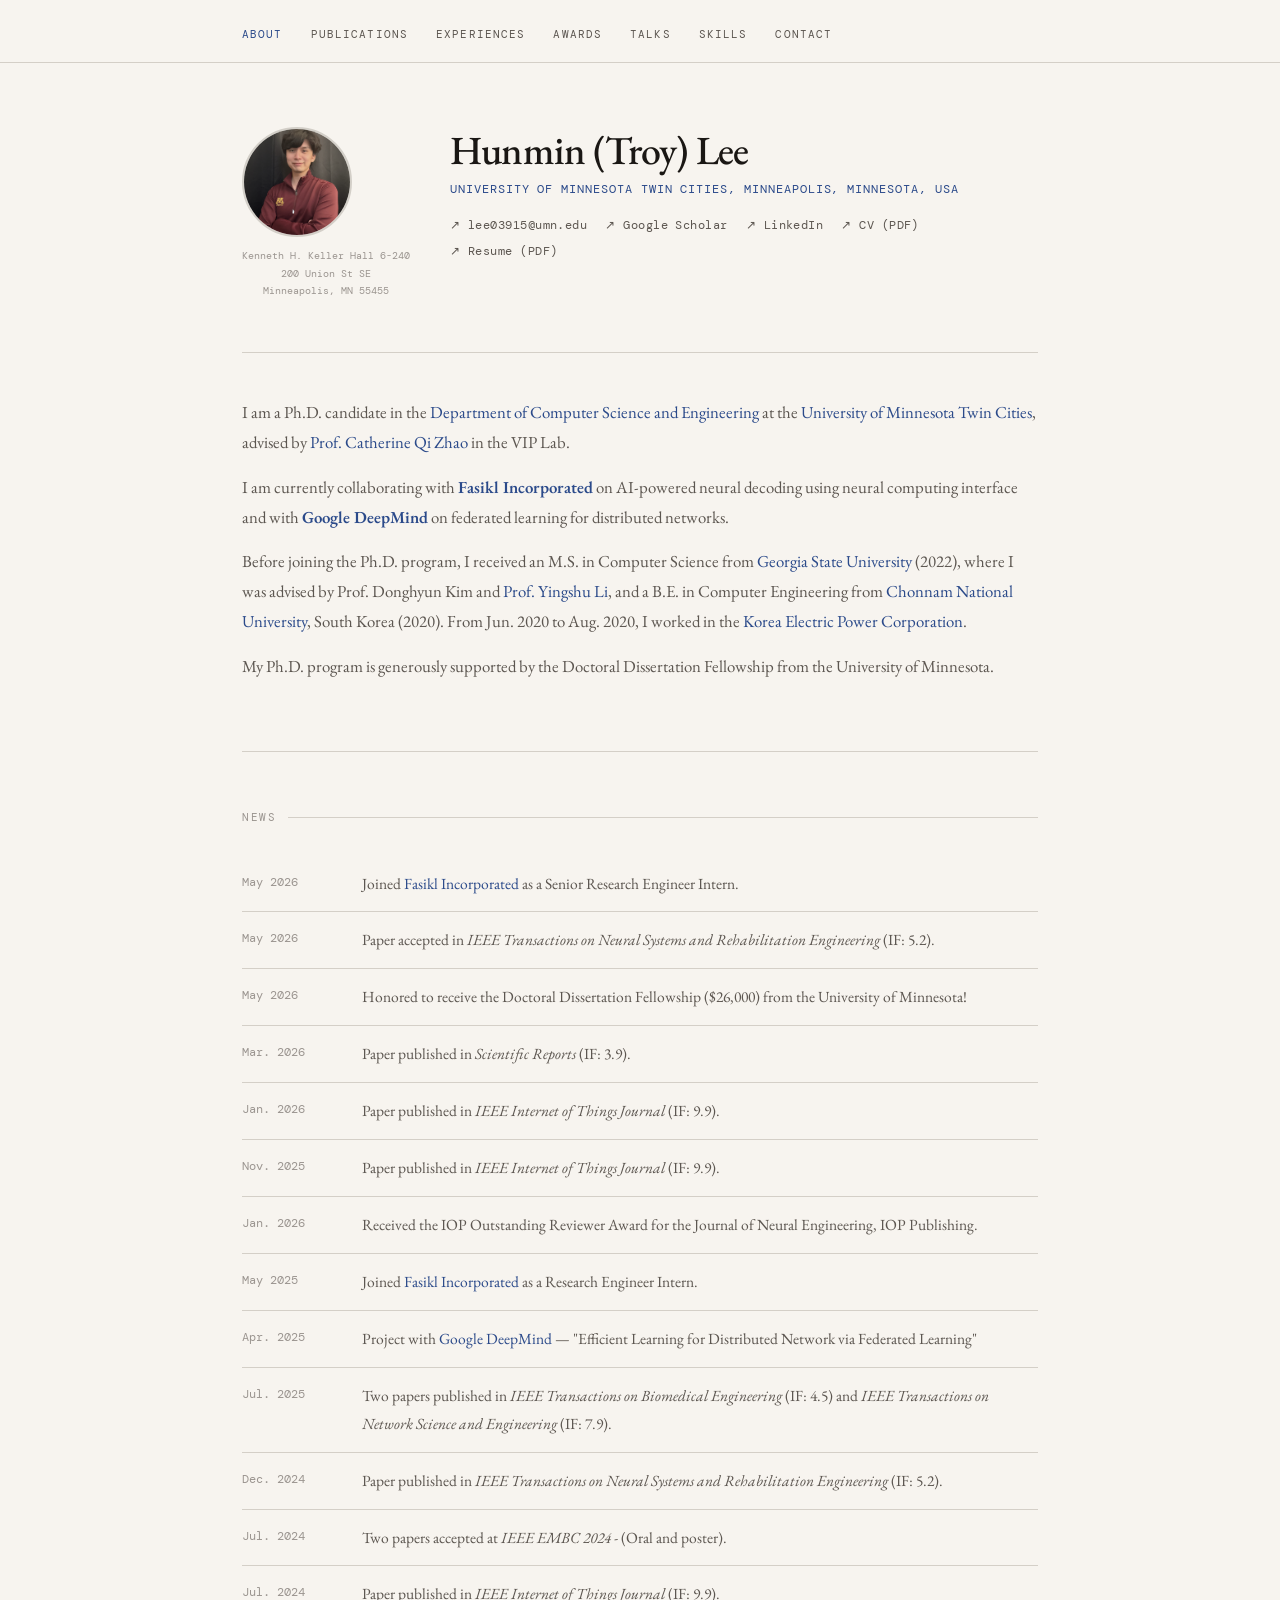
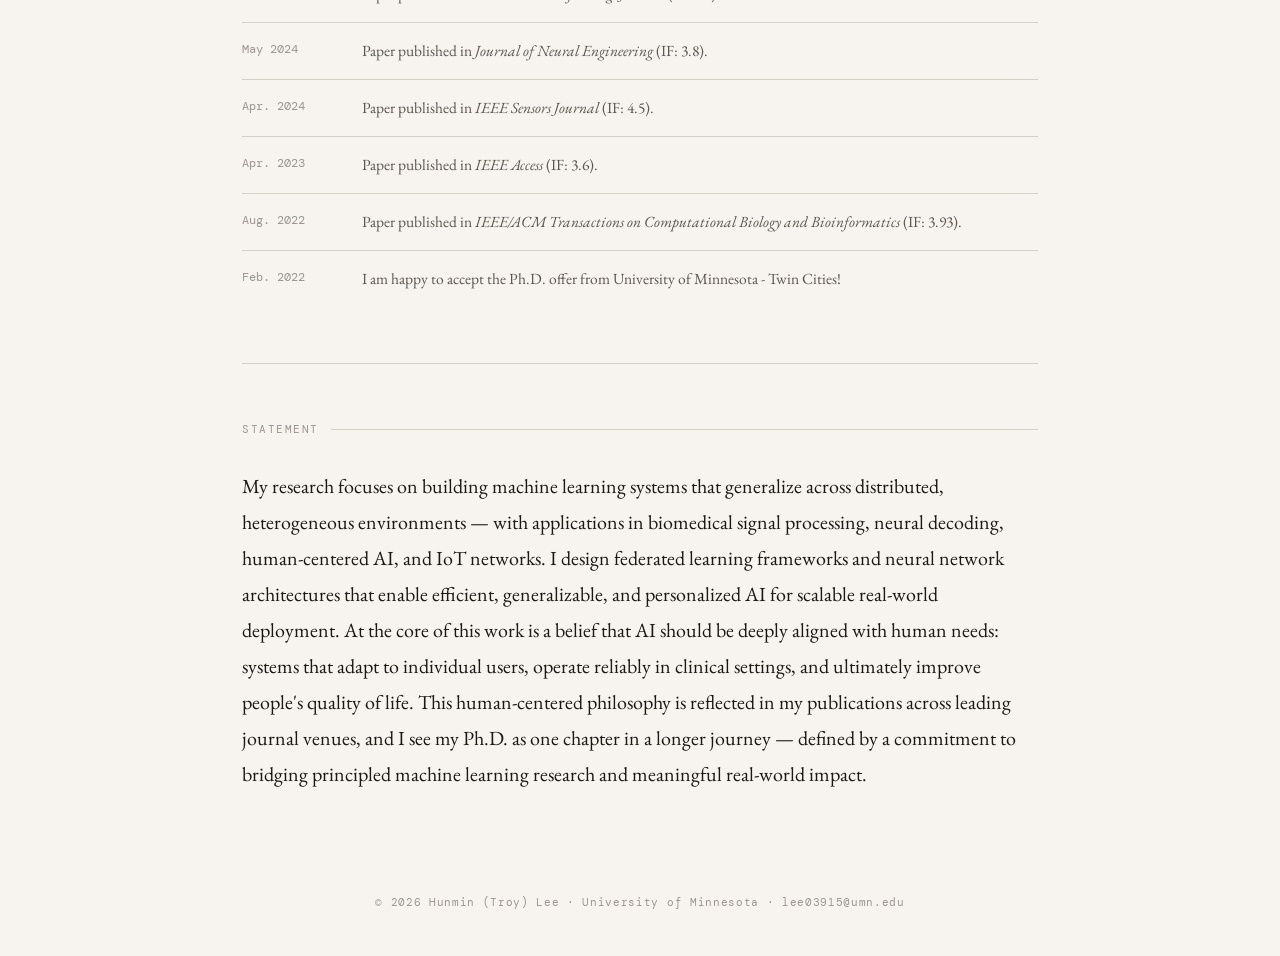
<file: index.html>
<!DOCTYPE html>
<html lang="en">
<head>
  <meta charset="UTF-8"/>
  <meta name="viewport" content="width=device-width, initial-scale=1.0"/>
  <title>Hunmin (Troy) Lee</title>
  <script async src="https://www.googletagmanager.com/gtag/js?id=G-WH4XTVH4Y7"></script>
  <script>window.dataLayer=window.dataLayer||[];function gtag(){dataLayer.push(arguments);}gtag('js',new Date());gtag('config','G-WH4XTVH4Y7');</script>
  <link rel="preconnect" href="https://fonts.googleapis.com">
  <link href="https://fonts.googleapis.com/css2?family=EB+Garamond:ital,wght@0,400;0,500;0,600;1,400&family=DM+Mono:wght@300;400;500&display=swap" rel="stylesheet">
  <link rel="stylesheet" href="style.css">
</head>
<body>

<nav>
  <div class="page-wrap">
    <ul>
      <li><a href="index.html" class="active">About</a></li>
      <li><a href="publications.html">Publications</a></li>
      <li><a href="cv.html">Experiences</a></li>
      <li><a href="awards.html">Awards</a></li>
      <li><a href="talks.html">Talks</a></li>
      <li><a href="skills.html">Skills</a></li>
      <li><a href="contact.html">Contact</a></li>
      <!-- <li><a href="https://github.com/Hunminlee" target="_blank">GitHub ↗</a></li> -->
    </ul>
  </div>
</nav>

<div class="page-wrap">

  <header>
    <div class="header-inner">
      <div class="avatar-wrap">
        <!--
          PHOTO: Upload your photo as prof_pic.jpg to the same folder,
          then replace the src below with: src="prof_pic.jpg"
        -->
        <img class="avatar" src="photo.jpg" alt="Hunmin Lee">
        <div class="avatar-info">
          <p>Kenneth H. Keller Hall 6-240</p>
          <p>200 Union St SE</p>
          <p>Minneapolis, MN 55455</p>
        </div>
      </div>
      <div class="header-text">
        <h1>Hunmin (Troy) Lee</h1>
        <!-- <p style="font-size: 1.1rem; color: var(--ink-muted); margin-top: 4px; letter-spacing: 0.02em;">이훈민</p> -->
        <p class="role">University of Minnesota Twin Cities, Minneapolis, Minnesota, USA</p>
        <div class="contact-links">
          <a href="mailto:lee03915@umn.edu">lee03915@umn.edu</a>
          <!-- <a href="tel:+13329104160">+1 332-910-4160</a> -->
          <!-- <a href="https://github.com/Hunminlee" target="_blank">GitHub</a> -->
          <a href="https://scholar.google.co.kr/citations?user=B4dLuj4AAAAJ&hl=en" target="_blank">Google Scholar</a>
          <a href="https://linkedin.com" target="_blank">LinkedIn</a>
          <a href="assets/CV.pdf" target="_blank">CV (PDF)</a>
          <a href="assets/RESUME.pdf" target="_blank">Resume (PDF)</a>
        </div>
      </div>
    </div>
  </header>

  <section id="about" style="animation-delay:.1s">
    <div class="about-text">
      <p>I am a Ph.D. candidate in the <a href="https://cse.umn.edu/cs" target="_blank">Department of Computer Science and Engineering</a> at the <a href="https://twin-cities.umn.edu/" target="_blank">University of Minnesota Twin Cities</a>, advised by <a href="https://www-users.cse.umn.edu/~qzhao/" target="_blank">Prof. Catherine Qi Zhao</a> in the VIP Lab.</p>

      <p>I am currently collaborating with <a href="https://www.fasikl.com" target="_blank"><strong>Fasikl Incorporated</strong></a> on AI-powered neural decoding using neural computing interface and with <a href="https://deepmind.google/" target="_blank" rel="noopener noreferrer"><strong>Google DeepMind</strong></a> on federated learning for distributed networks.</p>

      <p>Before joining the Ph.D. program, I received an M.S. in Computer Science from <a href="https://www.gsu.edu/" target="_blank">Georgia State University</a> (2022), where I was advised by Prof. Donghyun Kim and <a href="https://li.csgsu.org/" target="_blank"> Prof. Yingshu Li</a>, and a B.E. in Computer Engineering from <a href="https://www.jnu.ac.kr/" target="_blank">Chonnam National University</a>, South Korea (2020). From Jun. 2020 to Aug. 2020, I worked in the <a href="https://www.kepco.co.kr/eng/index.do" target="_blank">Korea Electric Power Corporation</a>.</p>

      <!-- <p>My research focuses on building machine learning systems that generalize across distributed, heterogeneous environments — with applications in biomedical signal processing, neural decoding, human-centered AI, and IoT networks. I design federated learning frameworks and neural network architectures that enable efficient, generalizable, and personalized AI for scalable real-world deployment. At the core of this work is a belief that AI should be deeply aligned with human needs: systems that adapt to individual users, operate reliably in clinical settings, and ultimately improve people's quality of life. This human-centered philosophy is reflected in my publications across leading journal venues, and I see my Ph.D. as one chapter in a longer journey — defined by a commitment to bridging principled machine learning research and meaningful real-world impact.</p> -->
      <!--  <p>My overarching goal is to build AI systems that are not only technically robust but also deeply aligned with human needs: systems that can adapt to individual users, operate reliably in real-world settings, and ultimately improve people's quality of life. This human-centered philosophy drives my work across federated learning, neural network models, and biosignal processing, and is reflected in my publications across leading journal venues. I see my Ph.D. as one chapter in a longer journey, one defined by a commitment to bridging the gap between principled machine learning research and meaningful real-world impact!</p> -->

      <p>My Ph.D. program is generously supported by the Doctoral Dissertation Fellowship from the University of Minnesota.</p>
    </div>
  </section>

  <section id="news" style="animation-delay:.2s">
    <div class="section-label">News</div>
    <div class="news-list">
      <div class="news-item">
        <span class="news-date">May 2026</span>
        <span class="news-text">Joined <a href="https://www.fasikl.com" target="_blank" rel="noopener noreferrer"> Fasikl Incorporated </a> as a Senior Research Engineer Intern.</span>
      </div>
      <div class="news-item">
        <span class="news-date">May 2026</span>
        <span class="news-text">Paper accepted in <em>IEEE Transactions on Neural Systems and Rehabilitation Engineering</em> (IF: 5.2).</span>
      </div>
      <div class="news-item">
        <span class="news-date">May 2026</span>
        <span class="news-text">Honored to receive the Doctoral Dissertation Fellowship ($26,000) from the University of Minnesota!</span>
      </div>
      <div class="news-item">
        <span class="news-date">Mar. 2026</span>
        <span class="news-text">Paper published in <em>Scientific Reports</em> (IF: 3.9).</span>
      </div>
      <div class="news-item">
        <span class="news-date">Jan. 2026</span>
        <span class="news-text">Paper published in <em>IEEE Internet of Things Journal</em> (IF: 9.9).</span>
      </div>
      <div class="news-item">
        <span class="news-date">Nov. 2025</span>
        <span class="news-text">Paper published in <em>IEEE Internet of Things Journal</em> (IF: 9.9).</span>
      </div>
      <div class="news-item">
        <span class="news-date">Jan. 2026</span>
        <span class="news-text">Received the IOP Outstanding Reviewer Award for the Journal of Neural Engineering, IOP Publishing.</span>
      </div>
      <div class="news-item">
        <span class="news-date">May 2025</span>
        <span class="news-text">Joined <a href="https://www.fasikl.com" target="_blank" rel="noopener noreferrer"> Fasikl Incorporated </a> as a Research Engineer Intern.</span>
      </div>
      <div class="news-item">
        <span class="news-date">Apr. 2025</span>
        <span class="news-text">Project with 
          <a href="https://deepmind.google/" target="_blank" rel="noopener noreferrer"> Google DeepMind</a> — "Efficient Learning for Distributed Network via Federated Learning" 
          <!-- (collaborator: Ms. Lucy Wang). -->
        </span>
      </div>
      <div class="news-item">
        <span class="news-date">Jul. 2025</span>
        <span class="news-text">Two papers published in <em>IEEE Transactions on Biomedical Engineering</em> (IF: 4.5) and <em>IEEE Transactions on Network Science and Engineering</em> (IF: 7.9).</span>
      </div>
      <div class="news-item">
        <span class="news-date">Dec. 2024</span>
        <span class="news-text">Paper published in <em>IEEE Transactions on Neural Systems and Rehabilitation Engineering</em> (IF: 5.2).</span>
      </div>
      <div class="news-item">
        <span class="news-date">Jul. 2024</span>
        <span class="news-text">Two papers accepted at <em>IEEE EMBC 2024</em> - (Oral and poster).</span>
      </div>
      <div class="news-item">
        <span class="news-date">Jul. 2024</span>
        <span class="news-text">Paper published in <em>IEEE Internet of Things Journal</em> (IF: 9.9).</span>
      </div>
      <div class="news-item">
        <span class="news-date">May 2024</span>
        <span class="news-text">Paper published in <em>Journal of Neural Engineering</em> (IF: 3.8).</span>
      </div>      
      <div class="news-item">
        <span class="news-date">Apr. 2024</span>
        <span class="news-text">Paper published in <em>IEEE Sensors Journal</em> (IF: 4.5).</span>
      </div>
      <div class="news-item">
        <span class="news-date">Apr. 2023</span>
        <span class="news-text">Paper published in <em>IEEE Access</em> (IF: 3.6).</span>
      </div>
      <div class="news-item">
        <span class="news-date">Aug. 2022</span>
        <span class="news-text">Paper published in <em>IEEE/ACM Transactions on Computational Biology and Bioinformatics</em> (IF: 3.93).</span>
      </div>
      <div class="news-item">
        <span class="news-date">Feb. 2022</span>
        <span class="news-text">I am happy to accept the Ph.D. offer from University of Minnesota - Twin Cities!</span>
      </div>
    </div>
    
  </section>
    <section id="Statement" style="animation-delay:.1s">
    <div class="section-label">Statement</div>
      <div class="Statement-text">
      <p>My research focuses on building machine learning systems that generalize across distributed, heterogeneous environments — with applications in biomedical signal processing, neural decoding, human-centered AI, and IoT networks. I design federated learning frameworks and neural network architectures that enable efficient, generalizable, and personalized AI for scalable real-world deployment. At the core of this work is a belief that AI should be deeply aligned with human needs: systems that adapt to individual users, operate reliably in clinical settings, and ultimately improve people's quality of life. This human-centered philosophy is reflected in my publications across leading journal venues, and I see my Ph.D. as one chapter in a longer journey — defined by a commitment to bridging principled machine learning research and meaningful real-world impact.</p>
      <!--  <p>My overarching goal is to build AI systems that are not only technically robust but also deeply aligned with human needs: systems that can adapt to individual users, operate reliably in real-world settings, and ultimately improve people's quality of life. This human-centered philosophy drives my work across federated learning, neural network models, and biosignal processing, and is reflected in my publications across leading journal venues. I see my Ph.D. as one chapter in a longer journey, one defined by a commitment to bridging the gap between principled machine learning research and meaningful real-world impact!</p> -->
    </div>
  </section>
  
  <footer>
    <p>© 2026 Hunmin (Troy) Lee · University of Minnesota · <a href="mailto:lee03915@umn.edu">lee03915@umn.edu</a></p>
  </footer>

</div>

<script>
  const sections = document.querySelectorAll('section');
  const obs = new IntersectionObserver(entries => {
    entries.forEach(e => { if (e.isIntersecting) e.target.classList.add('visible'); });
  }, { threshold: 0.05 });
  sections.forEach(s => obs.observe(s));
</script>
</body>
</html>
</file>
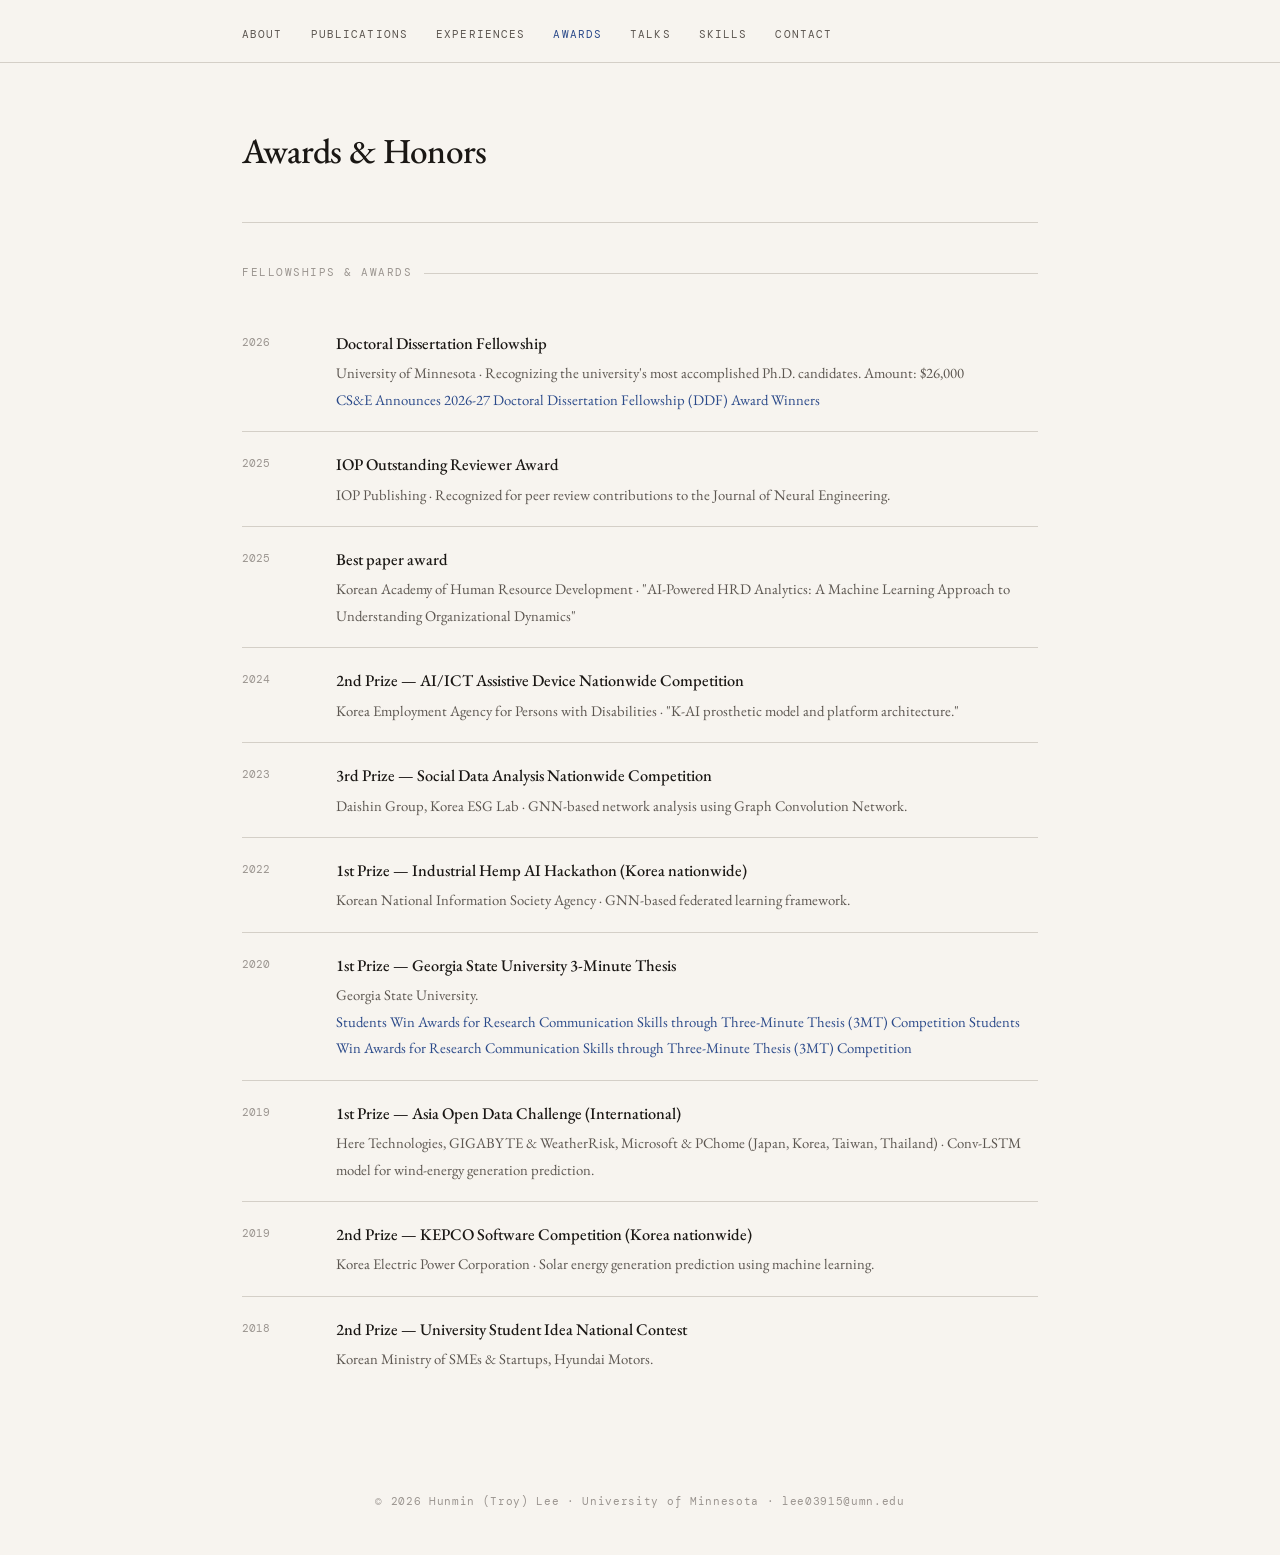
<file: awards.html>
<!DOCTYPE html>
<html lang="en">
<head>
  <meta charset="UTF-8"/>
  <meta name="viewport" content="width=device-width, initial-scale=1.0"/>
  <title>Awards — Hunmin (Troy) Lee</title>
  <script async src="https://www.googletagmanager.com/gtag/js?id=G-WH4XTVH4Y7"></script>
  <script>window.dataLayer=window.dataLayer||[];function gtag(){dataLayer.push(arguments);}gtag('js',new Date());gtag('config','G-WH4XTVH4Y7');</script>
  <link rel="preconnect" href="https://fonts.googleapis.com">
  <link href="https://fonts.googleapis.com/css2?family=EB+Garamond:ital,wght@0,400;0,500;0,600;1,400&family=DM+Mono:wght@300;400;500&display=swap" rel="stylesheet">
  <link rel="stylesheet" href="style.css">
</head>
<body>

<nav>
  <div class="page-wrap">
    <ul>
      <li><a href="index.html">About</a></li>
      <li><a href="publications.html">Publications</a></li>
      <li><a href="cv.html">Experiences</a></li>
      <li><a href="awards.html" class="active">Awards</a></li>
      <li><a href="talks.html">Talks</a></li>
      <li><a href="skills.html">Skills</a></li>
      <li><a href="contact.html">Contact</a></li>
      <!-- <li><a href="https://github.com/Hunminlee" target="_blank">GitHub ↗</a></li> -->
    </ul>
  </div>
</nav>

<div class="page-wrap">
  <div class="page-title"><h1>Awards &amp; Honors</h1></div>

  <section style="animation-delay:.1s;padding-top:40px;">
    <div class="section-label">Fellowships &amp; Awards</div>
    <div>
      <div class="award-item">
        <div class="award-year">2026</div>
        <div class="award-content">
          <h4>Doctoral Dissertation Fellowship</h4>
          <p>University of Minnesota · Recognizing the university's most accomplished Ph.D. candidates. Amount: $26,000</p>
          <p> <a href="https://cse.umn.edu/cs/news/cse-announces-2026-27-doctoral-dissertation-fellowship-ddf-award-winners" target="_blank">CS&E Announces 2026-27 Doctoral Dissertation Fellowship (DDF) Award Winners</a></p>
        </div>
      </div>
      <div class="award-item">
        <div class="award-year">2025</div>
        <div class="award-content">
          <h4>IOP Outstanding Reviewer Award</h4>
          <p>IOP Publishing · Recognized for peer review contributions to the Journal of Neural Engineering.</p>
        </div>
      </div>
      <div class="award-item">
        <div class="award-year">2025</div>
        <div class="award-content">
          <h4>Best paper award</h4>
          <p>Korean Academy of Human Resource Development · "AI-Powered HRD Analytics: A Machine Learning Approach to Understanding Organizational Dynamics"</p>
        </div>
      </div>
      <div class="award-item">
        <div class="award-year">2024</div>
        <div class="award-content">
          <h4>2nd Prize — AI/ICT Assistive Device Nationwide Competition</h4>
          <p>Korea Employment Agency for Persons with Disabilities · "K-AI prosthetic model and platform architecture."</p>
        </div>
      </div>
      <div class="award-item">
        <div class="award-year">2023</div>
        <div class="award-content">
          <h4>3rd Prize — Social Data Analysis Nationwide Competition</h4>
          <p>Daishin Group, Korea ESG Lab · GNN-based network analysis using Graph Convolution Network.</p>
        </div>
      </div>
      <div class="award-item">
        <div class="award-year">2022</div>
        <div class="award-content">
          <h4>1st Prize — Industrial Hemp AI Hackathon (Korea nationwide)</h4>
          <p>Korean National Information Society Agency · GNN-based federated learning framework.</p>
        </div>
      </div>
      <div class="award-item">
        <div class="award-year">2020</div>
        <div class="award-content">
          <h4>1st Prize — Georgia State University 3-Minute Thesis</h4>
          <p>Georgia State University.</p>
          <p> <a href="https://news.gsu.edu/2021/03/30/students-win-awards-for-research-communication-skills-through-three-minute-thesis-3mt-competition/#:~:text=Students%20Win%20Awards%20for%20Research,%2C%20University%20Research%20%2D%20Education%20&%20Leadership" target="_blank">Students Win Awards for Research Communication Skills through Three-Minute Thesis (3MT) Competition
Students Win Awards for Research Communication Skills through Three-Minute Thesis (3MT) Competition</a></p>
        </div>
      </div>
      <div class="award-item">
        <div class="award-year">2019</div>
        <div class="award-content">
          <h4>1st Prize — Asia Open Data Challenge (International)</h4>
          <p>Here Technologies, GIGABYTE & WeatherRisk, Microsoft & PChome (Japan, Korea, Taiwan, Thailand) · Conv-LSTM model for wind-energy generation prediction.</p>
        </div>
      </div>
      <div class="award-item">
        <div class="award-year">2019</div>
        <div class="award-content">
          <h4>2nd Prize — KEPCO Software Competition (Korea nationwide)</h4>
          <p>Korea Electric Power Corporation · Solar energy generation prediction using machine learning.</p>
        </div>
      </div>
      <div class="award-item">
        <div class="award-year">2018</div>
        <div class="award-content">
          <h4>2nd Prize — University Student Idea National Contest</h4>
          <p>Korean Ministry of SMEs &amp; Startups, Hyundai Motors.</p>
        </div>
      </div>
    </div>
  </section>

  <footer>
    <p>© 2026 Hunmin (Troy) Lee · University of Minnesota · <a href="mailto:lee03915@umn.edu">lee03915@umn.edu</a></p>
  </footer>
</div>
<script>
  const sections = document.querySelectorAll('section');
  const obs = new IntersectionObserver(entries => {
    entries.forEach(e => { if (e.isIntersecting) e.target.classList.add('visible'); });
  }, { threshold: 0.05 });
  sections.forEach(s => obs.observe(s));
</script>
</body>
</html>
</file>
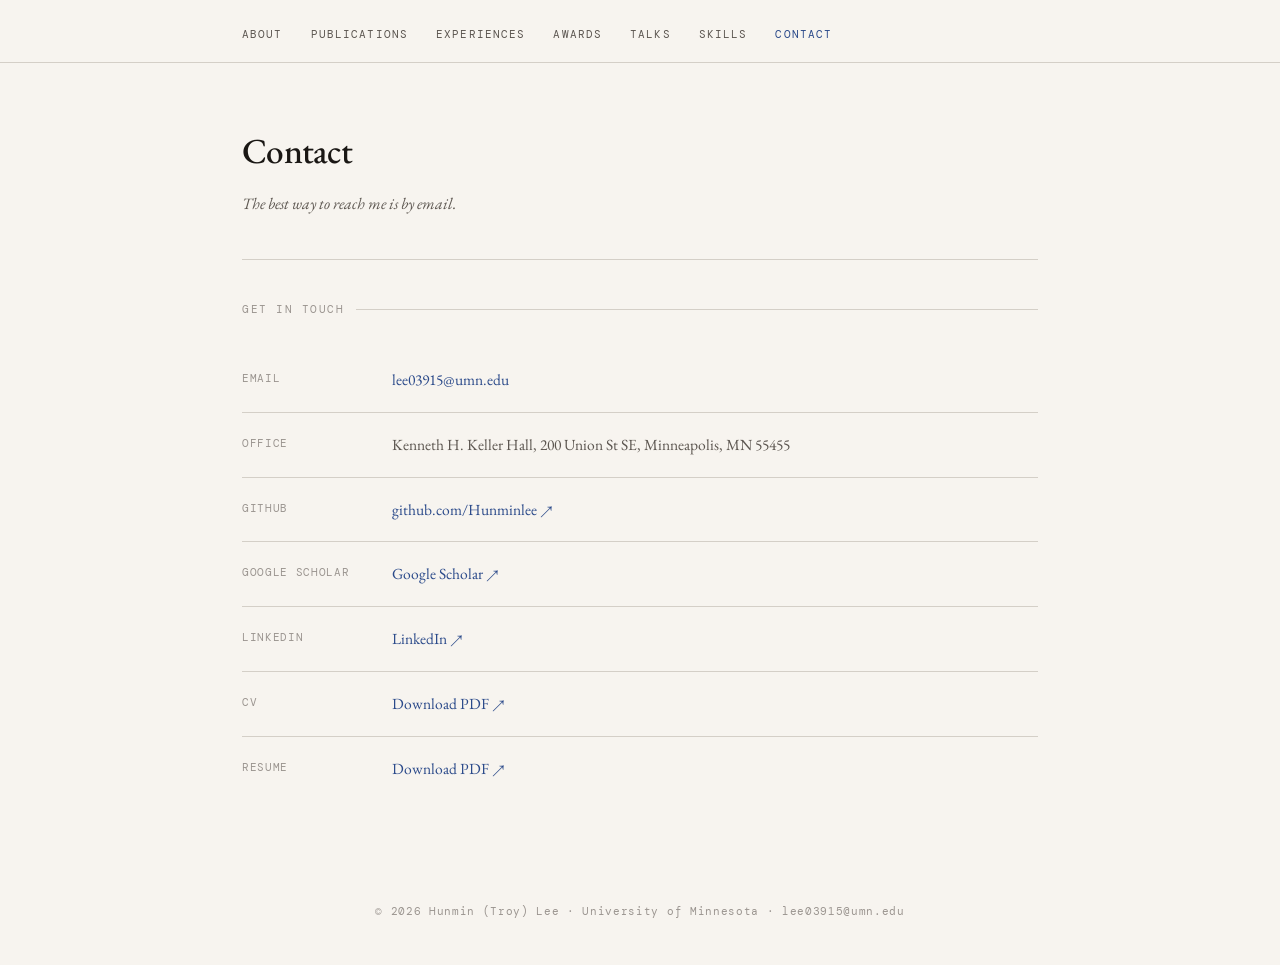
<file: contact.html>
<!DOCTYPE html>
<html lang="en">
<head>
  <meta charset="UTF-8"/>
  <meta name="viewport" content="width=device-width, initial-scale=1.0"/>
  <title>Contact — Hunmin (Troy) Lee</title>
  <script async src="https://www.googletagmanager.com/gtag/js?id=G-WH4XTVH4Y7"></script>
  <script>window.dataLayer=window.dataLayer||[];function gtag(){dataLayer.push(arguments);}gtag('js',new Date());gtag('config','G-WH4XTVH4Y7');</script>
  <link rel="preconnect" href="https://fonts.googleapis.com">
  <link href="https://fonts.googleapis.com/css2?family=EB+Garamond:ital,wght@0,400;0,500;0,600;1,400&family=DM+Mono:wght@300;400;500&display=swap" rel="stylesheet">
  <link rel="stylesheet" href="style.css">
</head>
<body>

<nav>
  <div class="page-wrap">
    <ul>
      <li><a href="index.html">About</a></li>
      <li><a href="publications.html">Publications</a></li>
      <li><a href="cv.html">Experiences</a></li>
      <li><a href="awards.html">Awards</a></li>
      <li><a href="talks.html">Talks</a></li>
      <li><a href="skills.html">Skills</a></li>
      <li><a href="contact.html" class="active">Contact</a></li>
      <!-- <li><a href="https://github.com/Hunminlee" target="_blank">GitHub ↗</a></li> -->
    </ul>
  </div>
</nav>

<div class="page-wrap">
  <div class="page-title">
    <h1>Contact</h1>
    <p>The best way to reach me is by email.</p>
  </div>

  <section style="animation-delay:.1s;padding-top:40px;">
    <div class="section-label">Get in touch</div>
    <div>
      <div class="contact-row">
        <div class="contact-label">Email</div>
        <div class="contact-value"><a href="mailto:lee03915@umn.edu">lee03915@umn.edu</a></div>
      </div>
      <div class="contact-row">
        <div class="contact-label">Office</div>
        <div class="contact-value">Kenneth H. Keller Hall, 200 Union St SE, Minneapolis, MN 55455</div>
      </div>
      <div class="contact-row">
        <div class="contact-label">GitHub</div>
        <div class="contact-value"><a href="https://github.com/Hunminlee" target="_blank">github.com/Hunminlee ↗</a></div>
      </div>
      <div class="contact-row">
        <div class="contact-label">Google Scholar</div>
        <div class="contact-value"><a href="https://scholar.google.com/citations?user=B4dLuj4AAAAJ&hl=en" target="_blank">Google Scholar ↗</a></div>
      </div>
      <div class="contact-row">
        <div class="contact-label">LinkedIn</div>
        <div class="contact-value"><a href="https://www.linkedin.com/in/hunmin-lee-3049b91b3/?locale=en" target="_blank">LinkedIn ↗</a></div>
      </div>
      <div class="contact-row">
        <div class="contact-label">CV</div>
        <div class="contact-value"><a href="assets/CV.pdf" target="_blank">Download PDF ↗</a></div>
      </div>
      <div class="contact-row">
        <div class="contact-label">Resume</div>
        <div class="contact-value"><a href="assets/RESUME.pdf" target="_blank">Download PDF ↗</a></div>
      </div>
    </div>
  </section>

  <footer>
    <p>© 2026 Hunmin (Troy) Lee · University of Minnesota · <a href="mailto:lee03915@umn.edu">lee03915@umn.edu</a></p>
  </footer>
</div>
<script>
  const sections = document.querySelectorAll('section');
  const obs = new IntersectionObserver(entries => {
    entries.forEach(e => { if (e.isIntersecting) e.target.classList.add('visible'); });
  }, { threshold: 0.05 });
  sections.forEach(s => obs.observe(s));
</script>
</body>
</html>
</file>
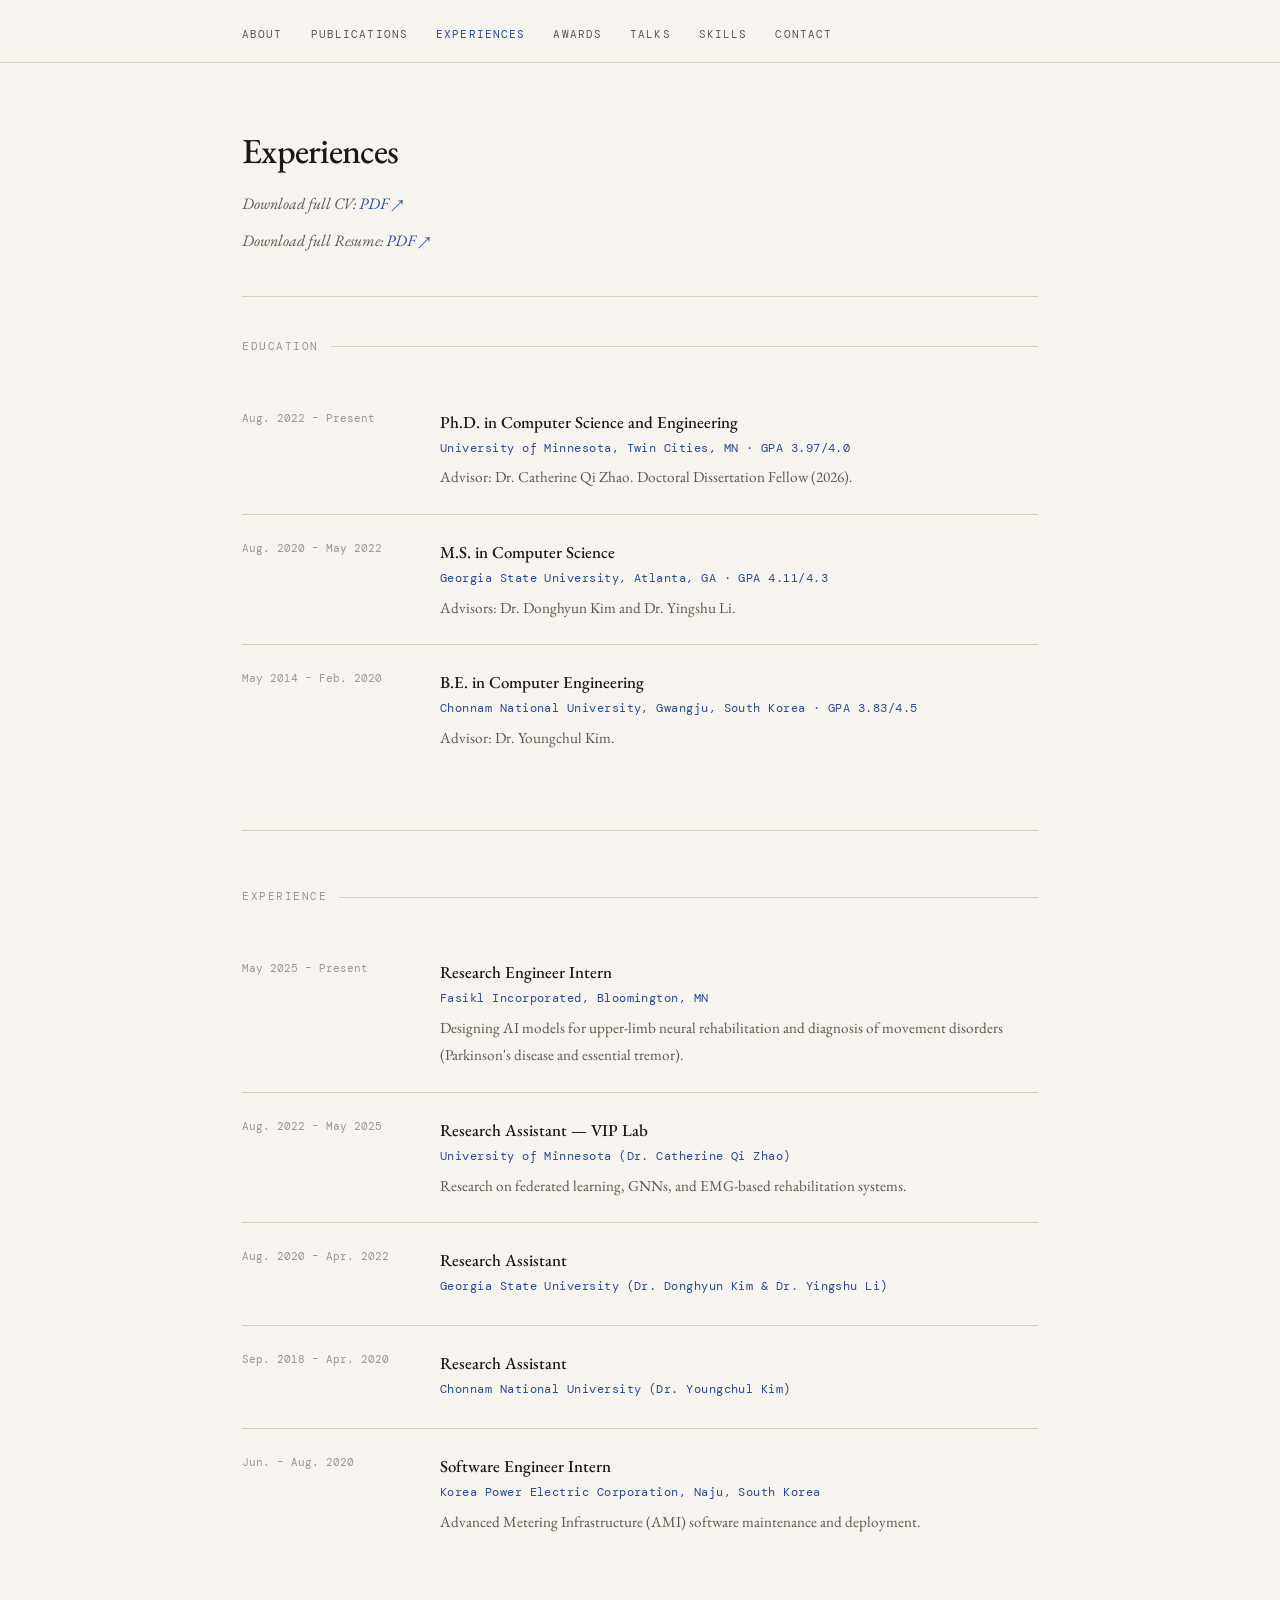
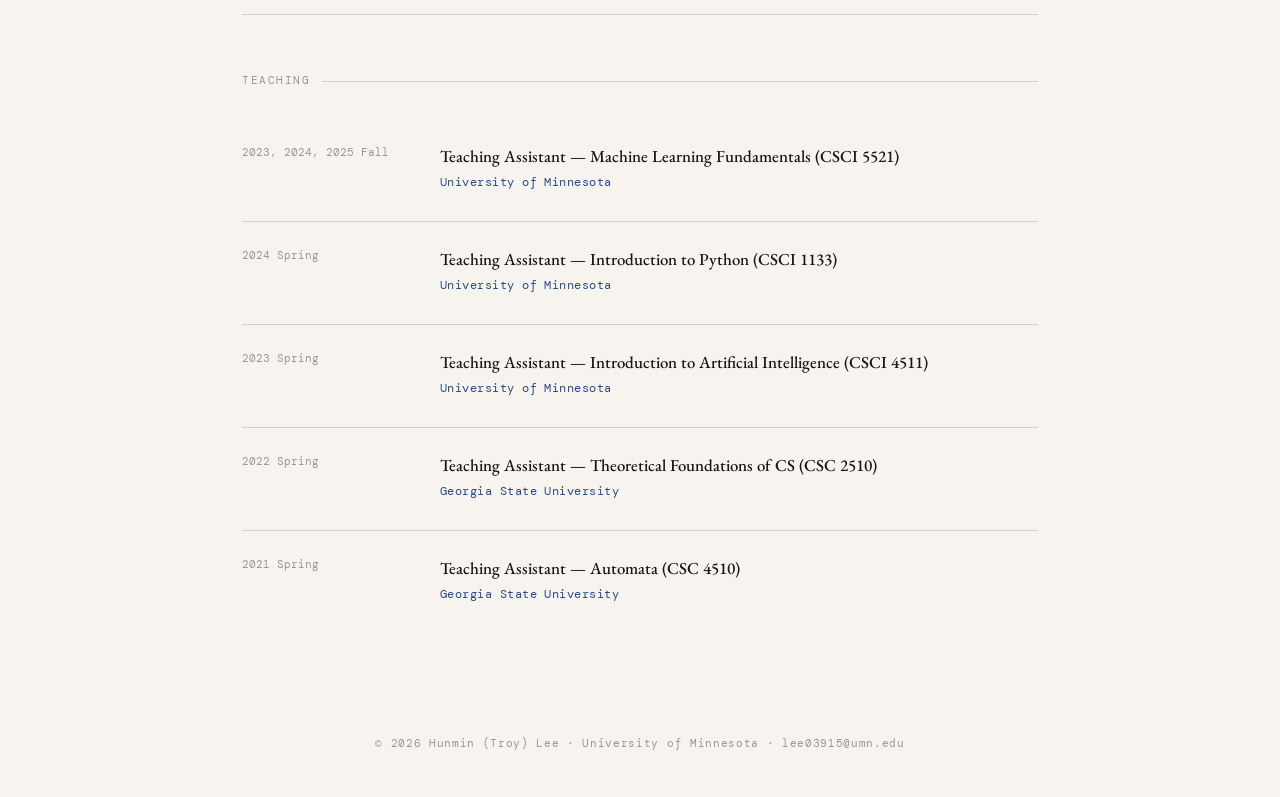
<file: cv.html>
<!DOCTYPE html>
<html lang="en">
<head>
  <meta charset="UTF-8"/>
  <meta name="viewport" content="width=device-width, initial-scale=1.0"/>
  <title>CV — Hunmin (Troy) Lee</title>
  <script async src="https://www.googletagmanager.com/gtag/js?id=G-WH4XTVH4Y7"></script>
  <script>window.dataLayer=window.dataLayer||[];function gtag(){dataLayer.push(arguments);}gtag('js',new Date());gtag('config','G-WH4XTVH4Y7');</script>
  <link rel="preconnect" href="https://fonts.googleapis.com">
  <link href="https://fonts.googleapis.com/css2?family=EB+Garamond:ital,wght@0,400;0,500;0,600;1,400&family=DM+Mono:wght@300;400;500&display=swap" rel="stylesheet">
  <link rel="stylesheet" href="style.css">
</head>
<body>

<nav>
  <div class="page-wrap">
    <ul>
      <li><a href="index.html">About</a></li>
      <li><a href="publications.html">Publications</a></li>
      <li><a href="cv.html" class="active">Experiences</a></li>
      <li><a href="awards.html">Awards</a></li>
      <li><a href="talks.html">Talks</a></li>
      <li><a href="skills.html">Skills</a></li>
      <li><a href="contact.html">Contact</a></li>
      <!-- <li><a href="https://github.com/Hunminlee" target="_blank">GitHub ↗</a></li> -->
    </ul>
  </div>
</nav>

<div class="page-wrap">

  <div class="page-title">
    <h1>Experiences</h1>
    <p>Download full CV: <a href="assets/CV.pdf" target="_blank">PDF ↗</a></p>
    <p>Download full Resume: <a href="assets/RESUME.pdf" target="_blank">PDF ↗</a></p>
  </div>

  <section style="animation-delay:.1s;padding-top:40px;">
    <div class="section-label">Education</div>
    <div class="cv-list">
      <div class="cv-item">
        <div class="cv-period">Aug. 2022 – Present</div>
        <div class="cv-content">
          <h3>Ph.D. in Computer Science and Engineering</h3>
          <div class="institution">University of Minnesota, Twin Cities, MN · GPA 3.97/4.0</div>
          <p>Advisor: Dr. Catherine Qi Zhao. Doctoral Dissertation Fellow (2026).</p>
        </div>
      </div>
      <div class="cv-item">
        <div class="cv-period">Aug. 2020 – May 2022</div>
        <div class="cv-content">
          <h3>M.S. in Computer Science</h3>
          <div class="institution">Georgia State University, Atlanta, GA · GPA 4.11/4.3</div>
          <p>Advisors: Dr. Donghyun Kim and Dr. Yingshu Li.</p>
        </div>
      </div>
      <div class="cv-item">
        <div class="cv-period">May 2014 – Feb. 2020</div>
        <div class="cv-content">
          <h3>B.E. in Computer Engineering</h3>
          <div class="institution">Chonnam National University, Gwangju, South Korea · GPA 3.83/4.5</div>
          <p>Advisor: Dr. Youngchul Kim.</p>
        </div>
      </div>
    </div>
  </section>

  <section style="animation-delay:.15s">
    <div class="section-label">Experience</div>
    <div class="cv-list">
      <div class="cv-item">
        <div class="cv-period">May 2025 – Present</div>
        <div class="cv-content">
          <h3>Research Engineer Intern</h3>
          <div class="institution">Fasikl Incorporated, Bloomington, MN</div>
          <p>Designing AI models for upper-limb neural rehabilitation and diagnosis of movement disorders (Parkinson's disease and essential tremor).</p>
        </div>
      </div>
      <div class="cv-item">
        <div class="cv-period">Aug. 2022 – May 2025</div>
        <div class="cv-content">
          <h3>Research Assistant — VIP Lab</h3>
          <div class="institution">University of Minnesota (Dr. Catherine Qi Zhao)</div>
          <p>Research on federated learning, GNNs, and EMG-based rehabilitation systems.</p>
        </div>
      </div>
      <div class="cv-item">
        <div class="cv-period">Aug. 2020 – Apr. 2022</div>
        <div class="cv-content">
          <h3>Research Assistant</h3>
          <div class="institution">Georgia State University (Dr. Donghyun Kim & Dr. Yingshu Li)</div>
        </div>
      </div>
      <div class="cv-item">
        <div class="cv-period">Sep. 2018 – Apr. 2020</div>
        <div class="cv-content">
          <h3>Research Assistant</h3>
          <div class="institution">Chonnam National University (Dr. Youngchul Kim)</div>
        </div>
      </div>
      <div class="cv-item">
        <div class="cv-period">Jun. – Aug. 2020</div>
        <div class="cv-content">
          <h3>Software Engineer Intern</h3>
          <div class="institution">Korea Power Electric Corporation, Naju, South Korea</div>
          <p>Advanced Metering Infrastructure (AMI) software maintenance and deployment.</p>
        </div>
      </div>
    </div>
  </section>

  <section style="animation-delay:.2s">
    <div class="section-label">Teaching</div>
    <div class="cv-list">
      <div class="cv-item">
        <div class="cv-period">2023, 2024, 2025 Fall</div>
        <div class="cv-content">
          <h3>Teaching Assistant — Machine Learning Fundamentals (CSCI 5521)</h3>
          <div class="institution">University of Minnesota</div>
        </div>
      </div>
      <div class="cv-item">
        <div class="cv-period">2024 Spring</div>
        <div class="cv-content">
          <h3>Teaching Assistant — Introduction to Python (CSCI 1133)</h3>
          <div class="institution">University of Minnesota</div>
        </div>
      </div>
      <div class="cv-item">
        <div class="cv-period">2023 Spring</div>
        <div class="cv-content">
          <h3>Teaching Assistant — Introduction to Artificial Intelligence (CSCI 4511)</h3>
          <div class="institution">University of Minnesota</div>
        </div>
      </div>
      <div class="cv-item">
        <div class="cv-period">2022 Spring</div>
        <div class="cv-content">
          <h3>Teaching Assistant — Theoretical Foundations of CS (CSC 2510)</h3>
          <div class="institution">Georgia State University</div>
        </div>
      </div>
      <div class="cv-item">
        <div class="cv-period">2021 Spring</div>
        <div class="cv-content">
          <h3>Teaching Assistant — Automata (CSC 4510)</h3>
          <div class="institution">Georgia State University</div>
        </div>
      </div>
    </div>
  </section>

  <footer>
    <p>© 2026 Hunmin (Troy) Lee · University of Minnesota · <a href="mailto:lee03915@umn.edu">lee03915@umn.edu</a></p>
  </footer>

</div>

<script>
  const sections = document.querySelectorAll('section');
  const obs = new IntersectionObserver(entries => {
    entries.forEach(e => { if (e.isIntersecting) e.target.classList.add('visible'); });
  }, { threshold: 0.05 });
  sections.forEach(s => obs.observe(s));
</script>
</body>
</html>
</file>
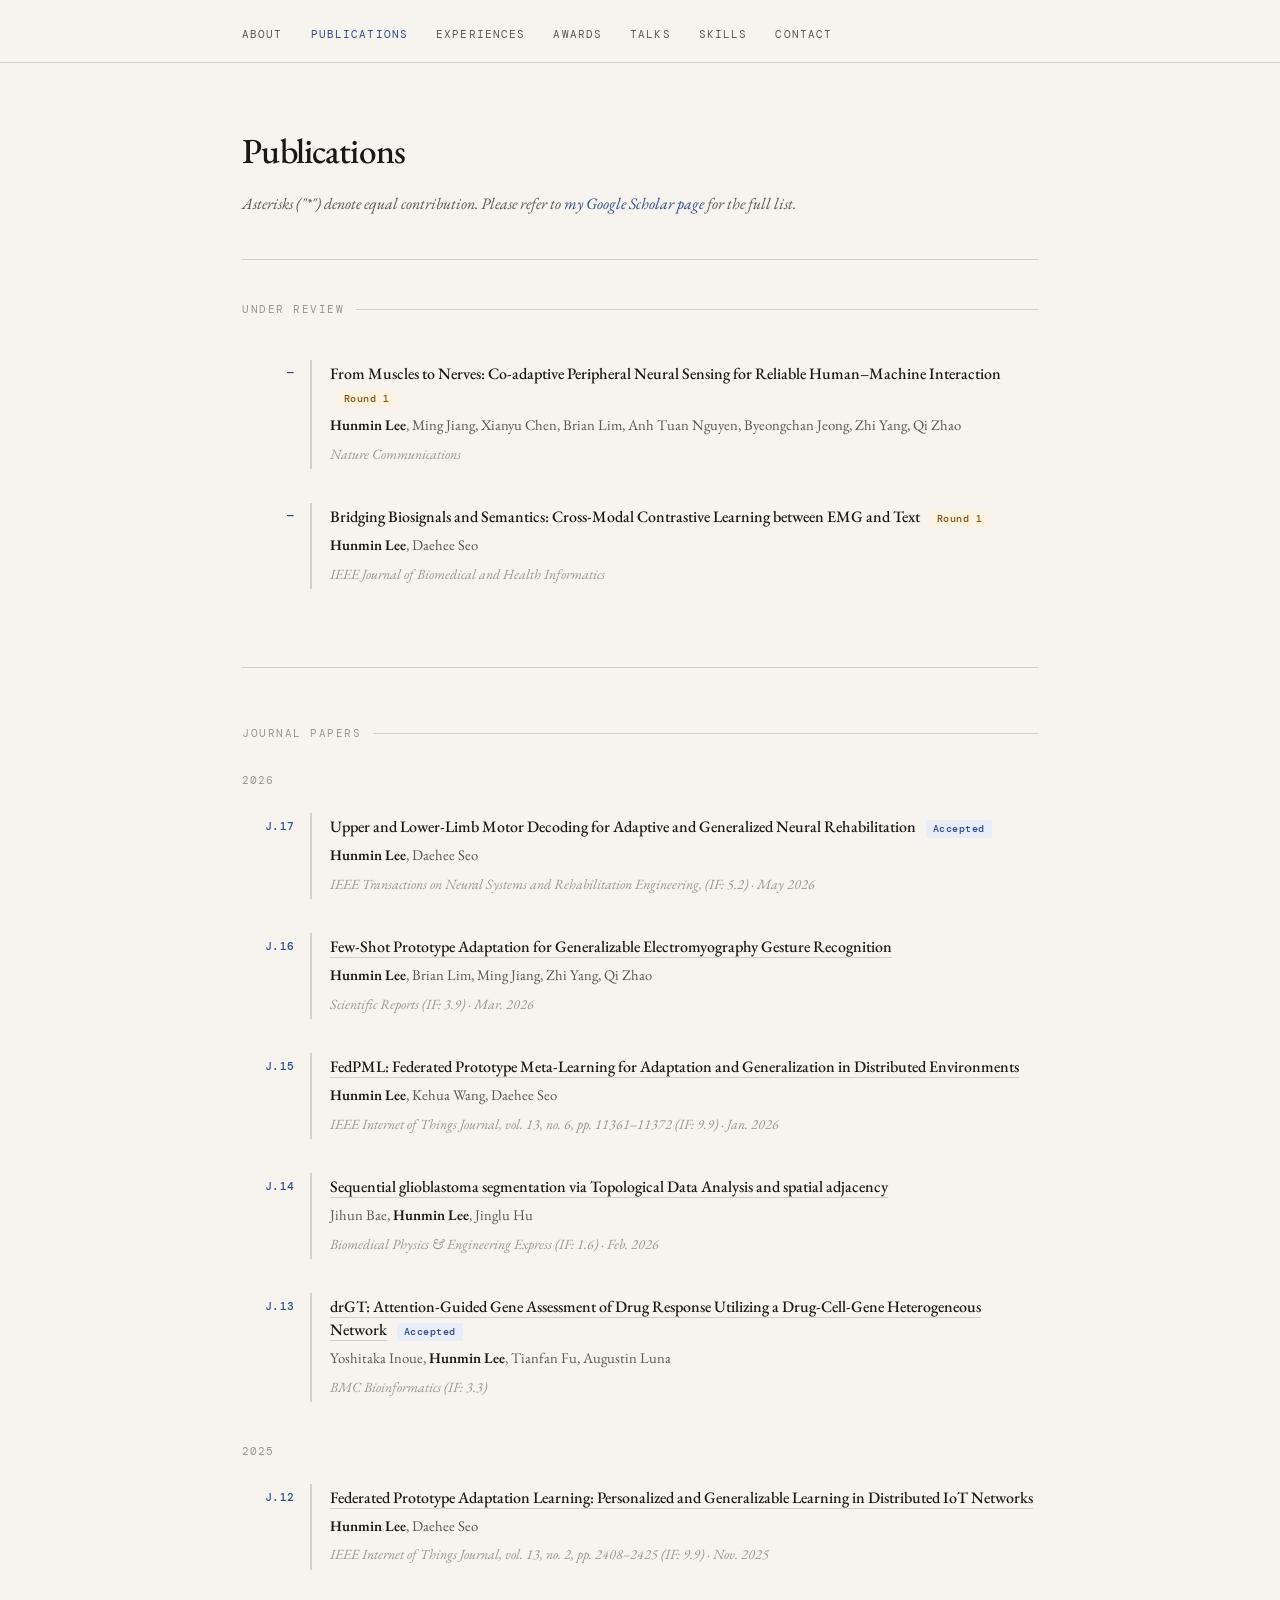
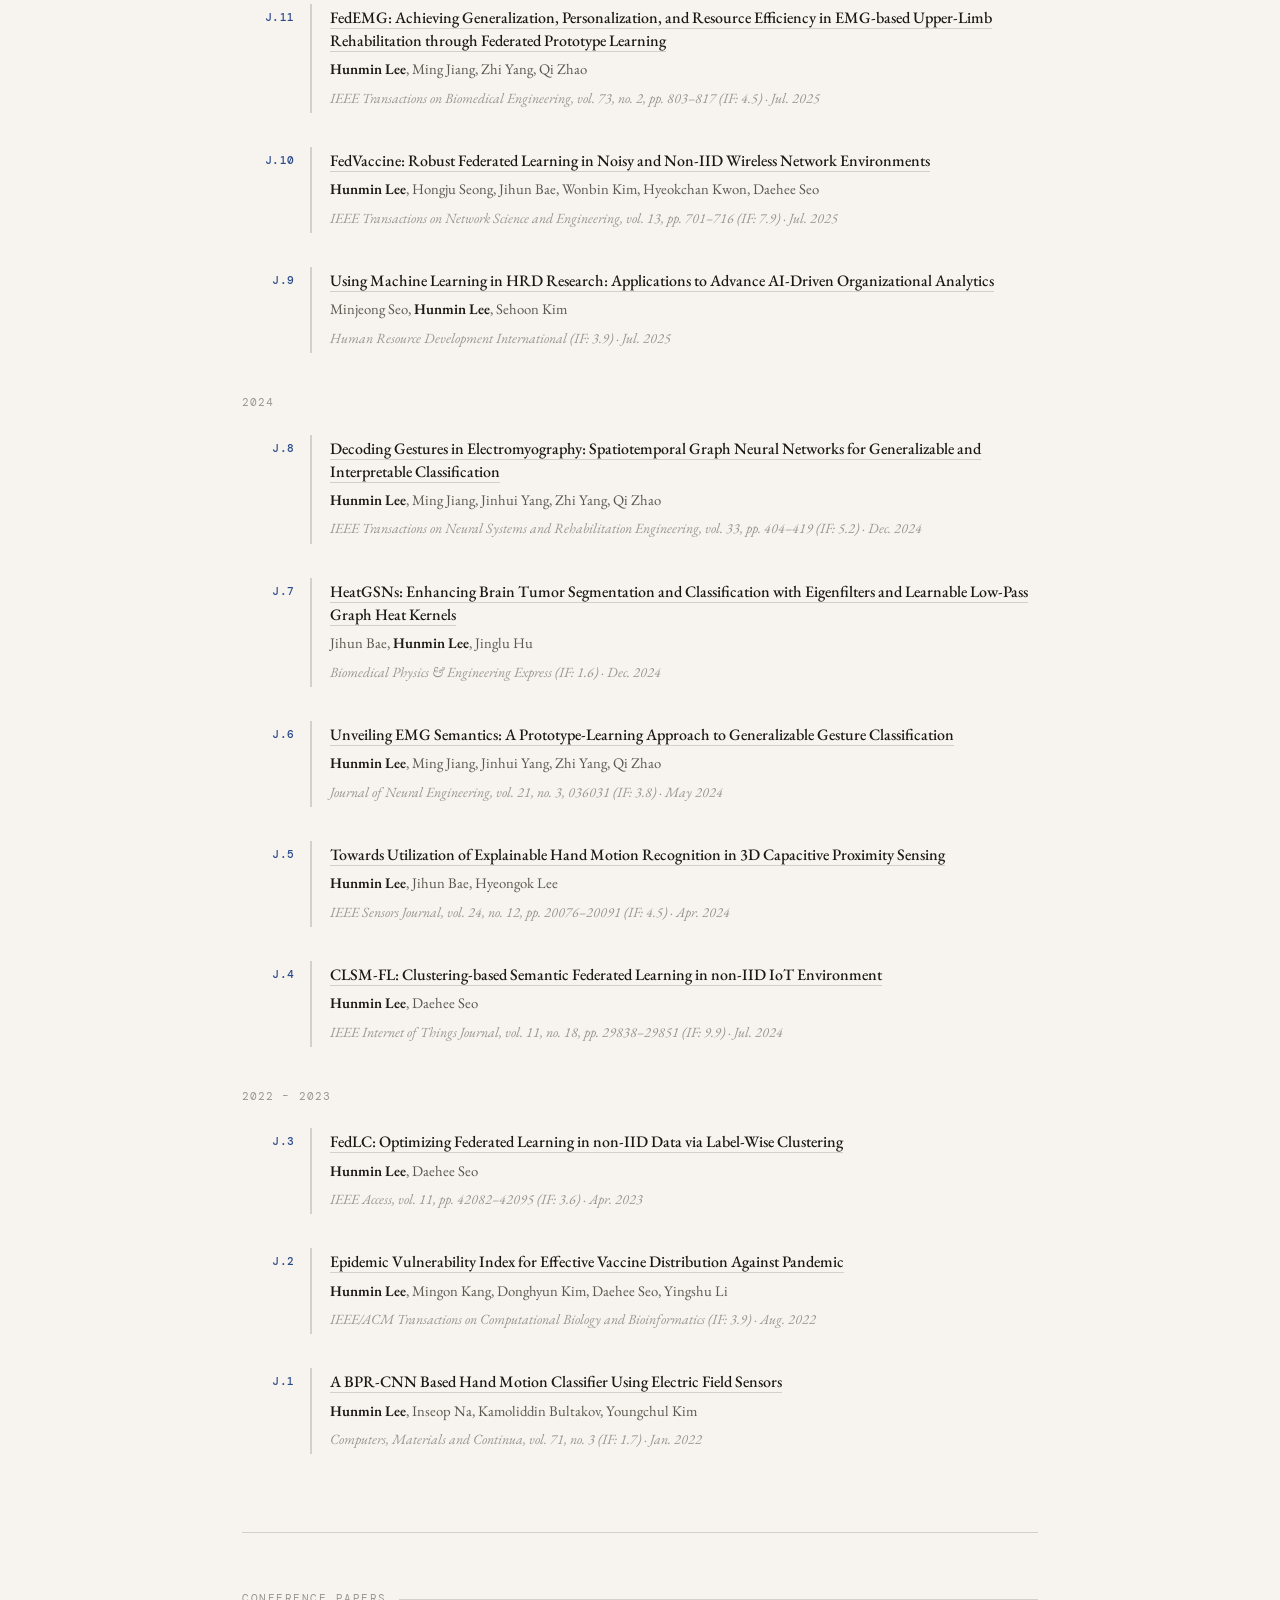
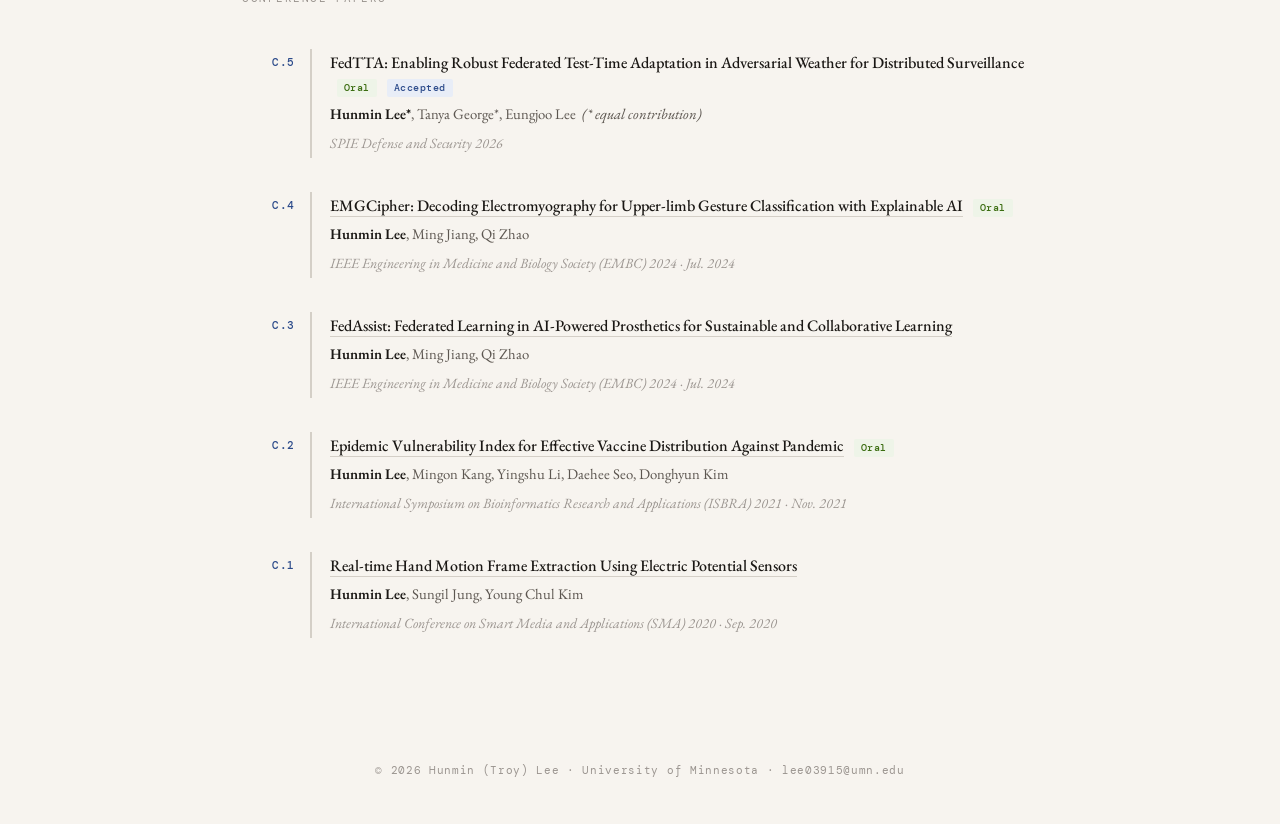
<file: publications.html>
<!DOCTYPE html>
<html lang="en">
<head>
  <meta charset="UTF-8"/>
  <meta name="viewport" content="width=device-width, initial-scale=1.0"/>
  <title>Publications — Hunmin (Troy) Lee</title>
  <script async src="https://www.googletagmanager.com/gtag/js?id=G-WH4XTVH4Y7"></script>
  <script>window.dataLayer=window.dataLayer||[];function gtag(){dataLayer.push(arguments);}gtag('js',new Date());gtag('config','G-WH4XTVH4Y7');</script>
  <link rel="preconnect" href="https://fonts.googleapis.com">
  <link href="https://fonts.googleapis.com/css2?family=EB+Garamond:ital,wght@0,400;0,500;0,600;1,400&family=DM+Mono:wght@300;400;500&display=swap" rel="stylesheet">
  <link rel="stylesheet" href="style.css">
  <style>
    .pub-item { display:grid; grid-template-columns:52px 1fr; gap:0 16px; margin-bottom:10px; padding:12px 0; border-left:none; }
    .pub-item:hover { border-left:none; }
    .pub-index { font-family:var(--mono); font-size:0.7rem; color:var(--accent); font-weight:500; padding-top:3px; text-align:right; letter-spacing:0.02em; }
    .pub-body { border-left:2px solid var(--rule); padding:2px 0 2px 18px; transition:border-color .2s; }
    .pub-item:hover .pub-body { border-left-color:var(--accent); }
    .pub-title { font-size:1rem; font-weight:500; line-height:1.45; margin-bottom:4px; }
    .pub-title a { color:var(--ink); border-bottom:1px solid var(--rule); text-decoration:none; transition:border-color .2s,color .2s; }
    .pub-title a:hover { border-color:var(--accent); color:var(--accent); }
    .pub-authors { font-size:0.92rem; color:var(--ink-muted); margin-bottom:3px; }
    .pub-authors strong { color:var(--ink); font-weight:600; }
    .pub-venue { font-size:0.88rem; color:var(--ink-faint); font-style:italic; }
  </style>
</head>
<body>
<nav><div class="page-wrap"><ul>
  <li><a href="index.html">About</a></li>
  <li><a href="publications.html" class="active">Publications</a></li>
  <li><a href="cv.html">Experiences</a></li>
  <li><a href="awards.html">Awards</a></li>
  <li><a href="talks.html">Talks</a></li>
  <li><a href="skills.html">Skills</a></li>
  <li><a href="contact.html">Contact</a></li>
</ul></div></nav>

<div class="page-wrap">
<div class="page-title">
  <h1>Publications</h1>
  <p>Asterisks ("*") denote equal contribution. Please refer to <a href="https://scholar.google.co.kr/citations?user=B4dLuj4AAAAJ" target="_blank">my Google Scholar page</a> for the full list.</p>
</div>

<section style="animation-delay:.05s;padding-top:40px;">
<div class="section-label">Under Review</div>
<div class="pub-item"><div class="pub-index">—</div><div class="pub-body">
  <div class="pub-title">From Muscles to Nerves: Co-adaptive Peripheral Neural Sensing for Reliable Human–Machine Interaction <span class="pub-badge badge-review">Round 1</span></div>
  <div class="pub-authors"><strong>Hunmin Lee</strong>, Ming Jiang, Xianyu Chen, Brian Lim, Anh Tuan Nguyen, Byeongchan Jeong, Zhi Yang, Qi Zhao</div>
  <div class="pub-venue">Nature Communications</div>
</div></div>
<div class="pub-item"><div class="pub-index">—</div><div class="pub-body">
  <div class="pub-title">Bridging Biosignals and Semantics: Cross-Modal Contrastive Learning between EMG and Text <span class="pub-badge badge-review">Round 1</span></div>
  <div class="pub-authors"><strong>Hunmin Lee</strong>, Daehee Seo</div>
  <div class="pub-venue">IEEE Journal of Biomedical and Health Informatics</div>
</div></div>
</section>

<section style="animation-delay:.1s">
<div class="section-label">Journal Papers</div>

<div class="pub-year">2026</div>  
<div class="pub-item"><div class="pub-index">J.17</div><div class="pub-body">
  <!-- <div class="pub-title"><a href="https://ieeexplore.ieee.org/document/11322728" target="_blank">Upper and Lower-Limb Motor Decoding for Adaptive and Generalized Neural Rehabilitation</a></div> <span class="pub-badge badge-accepted">Accepted</span> -->
  <div class="pub-title">Upper and Lower-Limb Motor Decoding for Adaptive and Generalized Neural Rehabilitation <span class="pub-badge badge-accepted">Accepted</span> </div>
  <div class="pub-authors"><strong>Hunmin Lee</strong>, Daehee Seo</div>
  <div class="pub-venue">IEEE Transactions on Neural Systems and Rehabilitation Engineering, (IF: 5.2) · May 2026</div>
</div></div>  
<div class="pub-item"><div class="pub-index">J.16</div><div class="pub-body">
  <div class="pub-title"><a href="https://www.nature.com/articles/s41598-026-40352-6" target="_blank">Few-Shot Prototype Adaptation for Generalizable Electromyography Gesture Recognition</a></div>
  <div class="pub-authors"><strong>Hunmin Lee</strong>, Brian Lim, Ming Jiang, Zhi Yang, Qi Zhao</div>
  <div class="pub-venue">Scientific Reports (IF: 3.9) · Mar. 2026</div>
</div></div>
<div class="pub-item"><div class="pub-index">J.15</div><div class="pub-body">
  <div class="pub-title"><a href="https://ieeexplore.ieee.org/document/11322728" target="_blank">FedPML: Federated Prototype Meta-Learning for Adaptation and Generalization in Distributed Environments</a></div>
  <div class="pub-authors"><strong>Hunmin Lee</strong>, Kehua Wang, Daehee Seo</div>
  <div class="pub-venue">IEEE Internet of Things Journal, vol. 13, no. 6, pp. 11361–11372 (IF: 9.9) · Jan. 2026</div>
</div></div>
<div class="pub-item"><div class="pub-index">J.14</div><div class="pub-body">
  <div class="pub-title"><a href="https://iopscience.iop.org/article/10.1088/2057-1976/ae3e97" target="_blank">Sequential glioblastoma segmentation via Topological Data Analysis and spatial adjacency</a></div>
  <div class="pub-authors">Jihun Bae, <strong>Hunmin Lee</strong>, Jinglu Hu</div>
  <div class="pub-venue">Biomedical Physics &amp; Engineering Express (IF: 1.6) · Feb. 2026</div>
</div></div>
<div class="pub-item"><div class="pub-index">J.13</div><div class="pub-body">
  <div class="pub-title"><a href="https://arxiv.org/abs/2405.08979" target="_blank">drGT: Attention-Guided Gene Assessment of Drug Response Utilizing a Drug-Cell-Gene Heterogeneous Network</a> <span class="pub-badge badge-accepted">Accepted</span></div>
  <div class="pub-authors">Yoshitaka Inoue, <strong>Hunmin Lee</strong>, Tianfan Fu, Augustin Luna</div>
  <div class="pub-venue">BMC Bioinformatics (IF: 3.3)</div>
</div></div>

<div class="pub-year">2025</div>
<div class="pub-item"><div class="pub-index">J.12</div><div class="pub-body">
  <div class="pub-title"><a href="https://ieeexplore.ieee.org/document/11224722" target="_blank">Federated Prototype Adaptation Learning: Personalized and Generalizable Learning in Distributed IoT Networks</a></div>
  <div class="pub-authors"><strong>Hunmin Lee</strong>, Daehee Seo</div>
  <div class="pub-venue">IEEE Internet of Things Journal, vol. 13, no. 2, pp. 2408–2425 (IF: 9.9) · Nov. 2025</div>
</div></div>
<div class="pub-item"><div class="pub-index">J.11</div><div class="pub-body">
  <div class="pub-title"><a href="https://ieeexplore.ieee.org/document/11098935" target="_blank">FedEMG: Achieving Generalization, Personalization, and Resource Efficiency in EMG-based Upper-Limb Rehabilitation through Federated Prototype Learning</a></div>
  <div class="pub-authors"><strong>Hunmin Lee</strong>, Ming Jiang, Zhi Yang, Qi Zhao</div>
  <div class="pub-venue">IEEE Transactions on Biomedical Engineering, vol. 73, no. 2, pp. 803–817 (IF: 4.5) · Jul. 2025</div>
</div></div>
<div class="pub-item"><div class="pub-index">J.10</div><div class="pub-body">
  <div class="pub-title"><a href="https://ieeexplore.ieee.org/document/11072385" target="_blank">FedVaccine: Robust Federated Learning in Noisy and Non-IID Wireless Network Environments</a></div>
  <div class="pub-authors"><strong>Hunmin Lee</strong>, Hongju Seong, Jihun Bae, Wonbin Kim, Hyeokchan Kwon, Daehee Seo</div>
  <div class="pub-venue">IEEE Transactions on Network Science and Engineering, vol. 13, pp. 701–716 (IF: 7.9) · Jul. 2025</div>
</div></div>
<div class="pub-item"><div class="pub-index">J.9</div><div class="pub-body">
  <div class="pub-title"><a href="https://www.tandfonline.com/doi/full/10.1080/13678868.2025.2541367" target="_blank">Using Machine Learning in HRD Research: Applications to Advance AI-Driven Organizational Analytics</a></div>
  <div class="pub-authors">Minjeong Seo, <strong>Hunmin Lee</strong>, Sehoon Kim</div>
  <div class="pub-venue">Human Resource Development International (IF: 3.9) · Jul. 2025</div>
</div></div>

<div class="pub-year">2024</div>
<div class="pub-item"><div class="pub-index">J.8</div><div class="pub-body">
  <div class="pub-title"><a href="https://ieeexplore.ieee.org/document/10818442" target="_blank">Decoding Gestures in Electromyography: Spatiotemporal Graph Neural Networks for Generalizable and Interpretable Classification</a></div>
  <div class="pub-authors"><strong>Hunmin Lee</strong>, Ming Jiang, Jinhui Yang, Zhi Yang, Qi Zhao</div>
  <div class="pub-venue">IEEE Transactions on Neural Systems and Rehabilitation Engineering, vol. 33, pp. 404–419 (IF: 5.2) · Dec. 2024</div>
</div></div>
<div class="pub-item"><div class="pub-index">J.7</div><div class="pub-body">
  <div class="pub-title"><a href="https://iopscience.iop.org/article/10.1088/2057-1976/ada1db" target="_blank">HeatGSNs: Enhancing Brain Tumor Segmentation and Classification with Eigenfilters and Learnable Low-Pass Graph Heat Kernels</a></div>
  <div class="pub-authors">Jihun Bae, <strong>Hunmin Lee</strong>, Jinglu Hu</div>
  <div class="pub-venue">Biomedical Physics &amp; Engineering Express (IF: 1.6) · Dec. 2024</div>
</div></div>
<div class="pub-item"><div class="pub-index">J.6</div><div class="pub-body">
  <div class="pub-title"><a href="https://iopscience.iop.org/article/10.1088/1741-2552/ad4c98" target="_blank">Unveiling EMG Semantics: A Prototype-Learning Approach to Generalizable Gesture Classification</a></div>
  <div class="pub-authors"><strong>Hunmin Lee</strong>, Ming Jiang, Jinhui Yang, Zhi Yang, Qi Zhao</div>
  <div class="pub-venue">Journal of Neural Engineering, vol. 21, no. 3, 036031 (IF: 3.8) · May 2024</div>
</div></div>
<div class="pub-item"><div class="pub-index">J.5</div><div class="pub-body">
  <div class="pub-title"><a href="https://ieeexplore.ieee.org/document/10507742" target="_blank">Towards Utilization of Explainable Hand Motion Recognition in 3D Capacitive Proximity Sensing</a></div>
  <div class="pub-authors"><strong>Hunmin Lee</strong>, Jihun Bae, Hyeongok Lee</div>
  <div class="pub-venue">IEEE Sensors Journal, vol. 24, no. 12, pp. 20076–20091 (IF: 4.5) · Apr. 2024</div>
</div></div>
<div class="pub-item"><div class="pub-index">J.4</div><div class="pub-body">
  <div class="pub-title"><a href="https://ieeexplore.ieee.org/document/10546979" target="_blank">CLSM-FL: Clustering-based Semantic Federated Learning in non-IID IoT Environment</a></div>
  <div class="pub-authors"><strong>Hunmin Lee</strong>, Daehee Seo</div>
  <div class="pub-venue">IEEE Internet of Things Journal, vol. 11, no. 18, pp. 29838–29851 (IF: 9.9) · Jul. 2024</div>
</div></div>

<div class="pub-year">2022 – 2023</div>
<div class="pub-item"><div class="pub-index">J.3</div><div class="pub-body">
  <div class="pub-title"><a href="https://ieeexplore.ieee.org/document/10110974" target="_blank">FedLC: Optimizing Federated Learning in non-IID Data via Label-Wise Clustering</a></div>
  <div class="pub-authors"><strong>Hunmin Lee</strong>, Daehee Seo</div>
  <div class="pub-venue">IEEE Access, vol. 11, pp. 42082–42095 (IF: 3.6) · Apr. 2023</div>
</div></div>
<div class="pub-item"><div class="pub-index">J.2</div><div class="pub-body">
  <div class="pub-title"><a href="https://ieeexplore.ieee.org/document/9855851" target="_blank">Epidemic Vulnerability Index for Effective Vaccine Distribution Against Pandemic</a></div>
  <div class="pub-authors"><strong>Hunmin Lee</strong>, Mingon Kang, Donghyun Kim, Daehee Seo, Yingshu Li</div>
  <div class="pub-venue">IEEE/ACM Transactions on Computational Biology and Bioinformatics (IF: 3.9) · Aug. 2022</div>
</div></div>
<div class="pub-item"><div class="pub-index">J.1</div><div class="pub-body">
  <div class="pub-title"><a href="https://www.sciencedirect.com/org/science/article/pii/S1546221822006828" target="_blank">A BPR-CNN Based Hand Motion Classifier Using Electric Field Sensors</a></div>
  <div class="pub-authors"><strong>Hunmin Lee</strong>, Inseop Na, Kamoliddin Bultakov, Youngchul Kim</div>
  <div class="pub-venue">Computers, Materials and Continua, vol. 71, no. 3 (IF: 1.7) · Jan. 2022</div>
</div></div>
</section>

<section style="animation-delay:.2s">
<div class="section-label">Conference Papers</div>
<div class="pub-item"><div class="pub-index">C.5</div><div class="pub-body">
  <div class="pub-title">FedTTA: Enabling Robust Federated Test-Time Adaptation in Adversarial Weather for Distributed Surveillance <span class="pub-badge badge-oral">Oral</span> <span class="pub-badge badge-accepted">Accepted</span></div>
  <div class="pub-authors"><strong>Hunmin Lee*</strong>, Tanya George*, Eungjoo Lee &nbsp;<em>(* equal contribution)</em></div>
  <div class="pub-venue">SPIE Defense and Security 2026</div>
</div></div>
<div class="pub-item"><div class="pub-index">C.4</div><div class="pub-body">
  <div class="pub-title"><a href="https://ieeexplore.ieee.org/document/10782747" target="_blank">EMGCipher: Decoding Electromyography for Upper-limb Gesture Classification with Explainable AI</a> <span class="pub-badge badge-oral">Oral</span></div>
  <div class="pub-authors"><strong>Hunmin Lee</strong>, Ming Jiang, Qi Zhao</div>
  <div class="pub-venue">IEEE Engineering in Medicine and Biology Society (EMBC) 2024 · Jul. 2024</div>
</div></div>
<div class="pub-item"><div class="pub-index">C.3</div><div class="pub-body">
  <div class="pub-title"><a href="https://ieeexplore.ieee.org/document/10781961" target="_blank">FedAssist: Federated Learning in AI-Powered Prosthetics for Sustainable and Collaborative Learning</a></div>
  <div class="pub-authors"><strong>Hunmin Lee</strong>, Ming Jiang, Qi Zhao</div>
  <div class="pub-venue">IEEE Engineering in Medicine and Biology Society (EMBC) 2024 · Jul. 2024</div>
</div></div>
<div class="pub-item"><div class="pub-index">C.2</div><div class="pub-body">
  <div class="pub-title"><a href="https://link.springer.com/chapter/10.1007/978-3-030-91415-8_3" target="_blank">Epidemic Vulnerability Index for Effective Vaccine Distribution Against Pandemic</a> <span class="pub-badge badge-oral">Oral</span></div>
  <div class="pub-authors"><strong>Hunmin Lee</strong>, Mingon Kang, Yingshu Li, Daehee Seo, Donghyun Kim</div>
  <div class="pub-venue">International Symposium on Bioinformatics Research and Applications (ISBRA) 2021 · Nov. 2021</div>
</div></div>
<div class="pub-item"><div class="pub-index">C.1</div><div class="pub-body">
  <div class="pub-title"><a href="https://dl.acm.org/doi/10.1145/3426020.3426178" target="_blank">Real-time Hand Motion Frame Extraction Using Electric Potential Sensors</a></div>
  <div class="pub-authors"><strong>Hunmin Lee</strong>, Sungil Jung, Young Chul Kim</div>
  <div class="pub-venue">International Conference on Smart Media and Applications (SMA) 2020 · Sep. 2020</div>
</div></div>
</section>

<footer><p>© 2026 Hunmin (Troy) Lee · University of Minnesota · <a href="mailto:lee03915@umn.edu">lee03915@umn.edu</a></p></footer>
</div>
<script>
  const sections = document.querySelectorAll('section');
  const obs = new IntersectionObserver(entries => {
    entries.forEach(e => { if (e.isIntersecting) e.target.classList.add('visible'); });
  }, { threshold: 0.05 });
  sections.forEach(s => obs.observe(s));
</script>
</body>
</html>
</file>
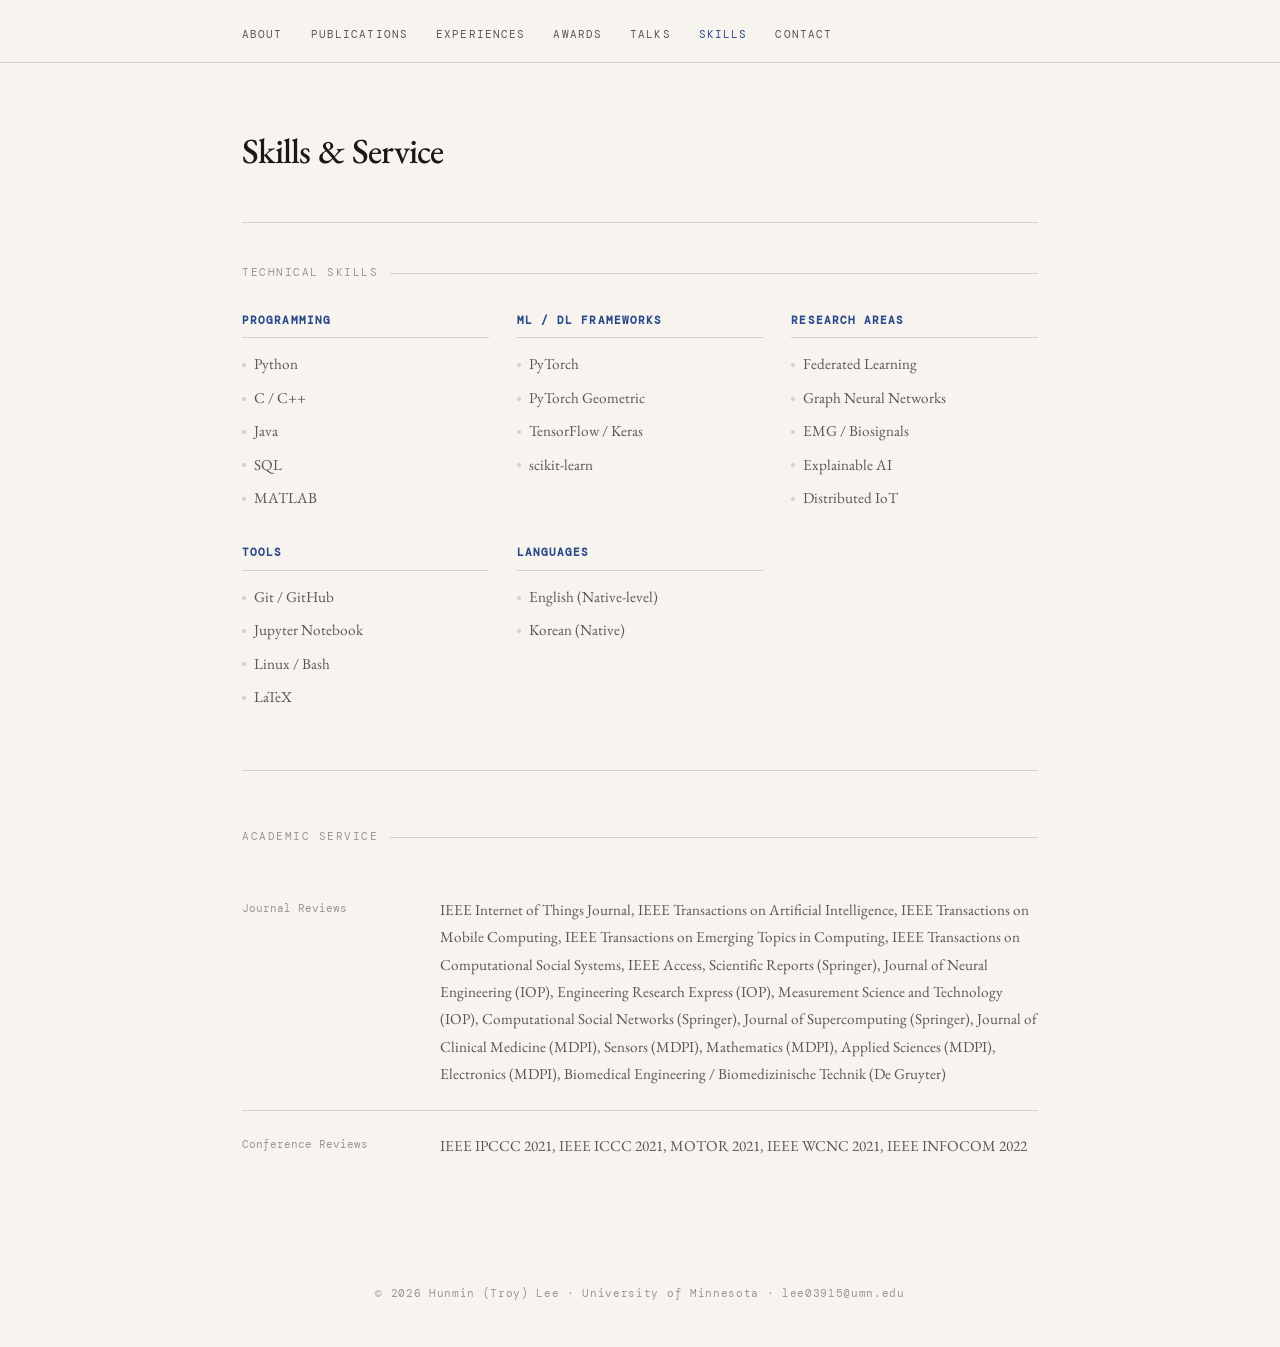
<file: skills.html>
<!DOCTYPE html>
<html lang="en">
<head>
  <meta charset="UTF-8"/>
  <meta name="viewport" content="width=device-width, initial-scale=1.0"/>
  <title>Skills — Hunmin (Troy) Lee</title>
  <script async src="https://www.googletagmanager.com/gtag/js?id=G-WH4XTVH4Y7"></script>
  <script>window.dataLayer=window.dataLayer||[];function gtag(){dataLayer.push(arguments);}gtag('js',new Date());gtag('config','G-WH4XTVH4Y7');</script>
  <link rel="preconnect" href="https://fonts.googleapis.com">
  <link href="https://fonts.googleapis.com/css2?family=EB+Garamond:ital,wght@0,400;0,500;0,600;1,400&family=DM+Mono:wght@300;400;500&display=swap" rel="stylesheet">
  <link rel="stylesheet" href="style.css">
</head>
<body>

<nav>
  <div class="page-wrap">
    <ul>
      <li><a href="index.html">About</a></li>
      <li><a href="publications.html">Publications</a></li>
      <li><a href="cv.html">Experiences</a></li>
      <li><a href="awards.html">Awards</a></li>
      <li><a href="talks.html">Talks</a></li>
      <li><a href="skills.html" class="active">Skills</a></li>
      <li><a href="contact.html">Contact</a></li>
      <!-- <li><a href="https://github.com/Hunminlee" target="_blank">GitHub ↗</a></li>-->
    </ul>
  </div>
</nav>

<div class="page-wrap">
  <div class="page-title"><h1>Skills &amp; Service</h1></div>

  <section style="animation-delay:.1s;padding-top:40px;">
    <div class="section-label">Technical Skills</div>
    <div class="skills-grid">
      <div class="skill-group">
        <h4>Programming</h4>
        <ul>
          <li>Python</li><li>C / C++</li><li>Java</li><li>SQL</li><li>MATLAB</li>
        </ul>
      </div>
      <div class="skill-group">
        <h4>ML / DL Frameworks</h4>
        <ul>
          <li>PyTorch</li><li>PyTorch Geometric</li><li>TensorFlow / Keras</li><li>scikit-learn</li>
        </ul>
      </div>
      <div class="skill-group">
        <h4>Research Areas</h4>
        <ul>
          <li>Federated Learning</li><li>Graph Neural Networks</li><li>EMG / Biosignals</li><li>Explainable AI</li><li>Distributed IoT</li>
        </ul>
      </div>
      <div class="skill-group">
        <h4>Tools</h4>
        <ul>
          <li>Git / GitHub</li><li>Jupyter Notebook</li><li>Linux / Bash</li><li>LaTeX</li>
        </ul>
      </div>
      <div class="skill-group">
        <h4>Languages</h4>
        <ul>
          <li>English (Native-level)</li><li>Korean (Native)</li>
        </ul>
      </div>
    </div>
  </section>

  <section style="animation-delay:.15s">
    <div class="section-label">Academic Service</div>
    <div class="cv-list">
      <div class="cv-item">
        <div class="cv-period">Journal Reviews</div>
        <div class="cv-content">
          <p>IEEE Internet of Things Journal, IEEE Transactions on Artificial Intelligence, IEEE Transactions on Mobile Computing, IEEE Transactions on Emerging Topics in Computing, IEEE Transactions on Computational Social Systems, IEEE Access, Scientific Reports (Springer), Journal of Neural Engineering (IOP), Engineering Research Express (IOP), Measurement Science and Technology (IOP), Computational Social Networks (Springer), Journal of Supercomputing (Springer), Journal of Clinical Medicine (MDPI), Sensors (MDPI), Mathematics (MDPI), Applied Sciences (MDPI), Electronics (MDPI), Biomedical Engineering / Biomedizinische Technik (De Gruyter)</p>
        </div>
      </div>
      <div class="cv-item">
        <div class="cv-period">Conference Reviews</div>
        <div class="cv-content">
          <p>IEEE IPCCC 2021, IEEE ICCC 2021, MOTOR 2021, IEEE WCNC 2021, IEEE INFOCOM 2022</p>
        </div>
      </div>
    </div>
  </section>

  <footer>
    <p>© 2026 Hunmin (Troy) Lee · University of Minnesota · <a href="mailto:lee03915@umn.edu">lee03915@umn.edu</a></p>
  </footer>
</div>
<script>
  const sections = document.querySelectorAll('section');
  const obs = new IntersectionObserver(entries => {
    entries.forEach(e => { if (e.isIntersecting) e.target.classList.add('visible'); });
  }, { threshold: 0.05 });
  sections.forEach(s => obs.observe(s));
</script>
</body>
</html>
</file>
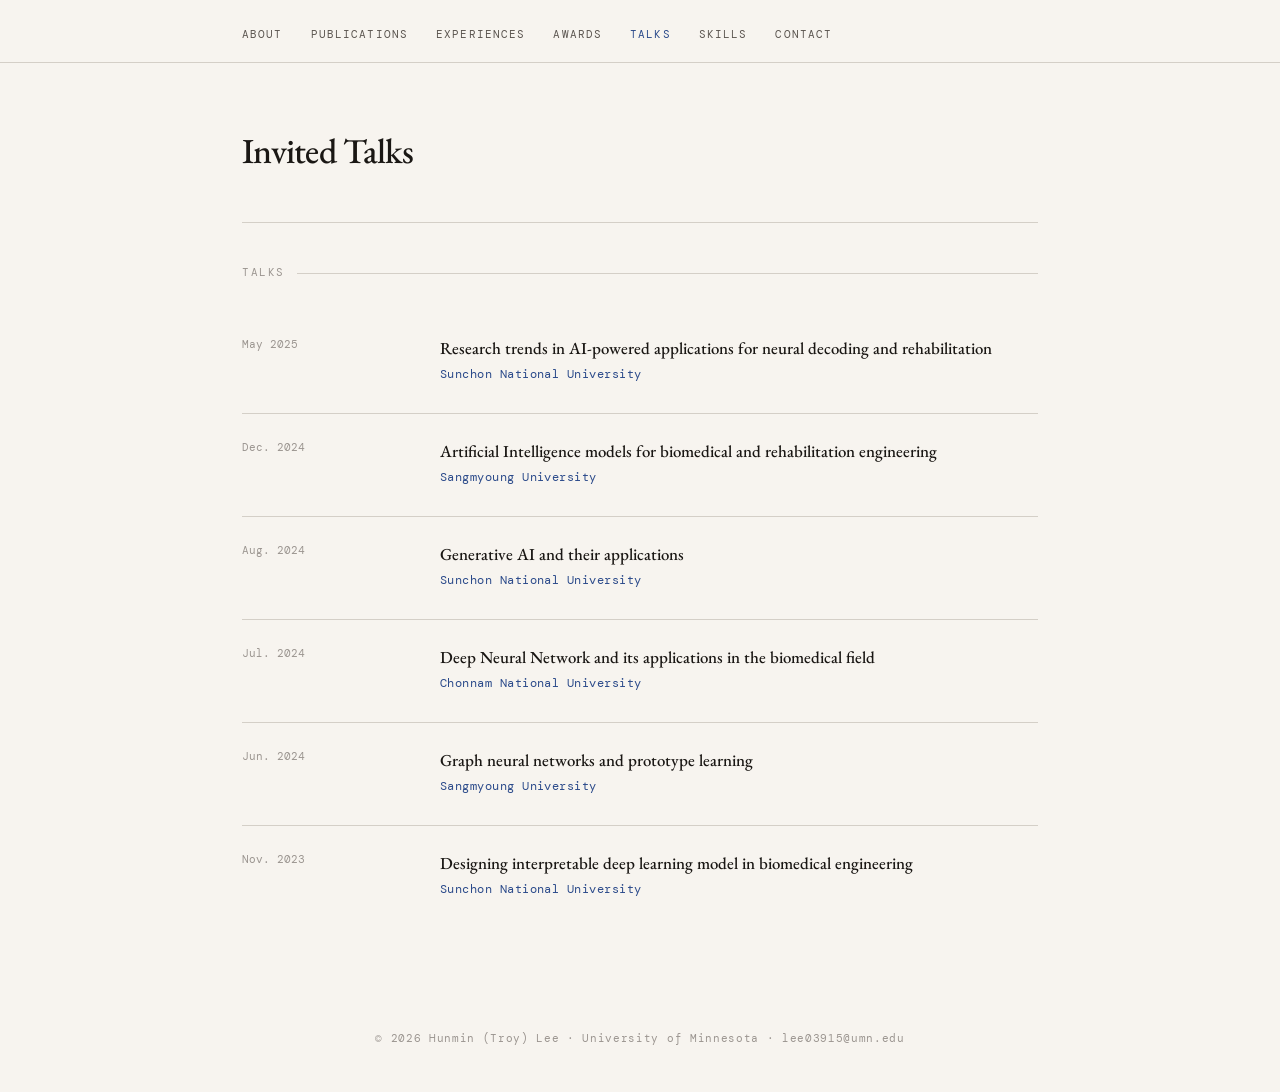
<file: talks.html>
<!DOCTYPE html>
<html lang="en">
<head>
  <meta charset="UTF-8"/>
  <meta name="viewport" content="width=device-width, initial-scale=1.0"/>
  <title>Talks — Hunmin (Troy) Lee</title>
  <script async src="https://www.googletagmanager.com/gtag/js?id=G-WH4XTVH4Y7"></script>
  <script>window.dataLayer=window.dataLayer||[];function gtag(){dataLayer.push(arguments);}gtag('js',new Date());gtag('config','G-WH4XTVH4Y7');</script>
  <link rel="preconnect" href="https://fonts.googleapis.com">
  <link href="https://fonts.googleapis.com/css2?family=EB+Garamond:ital,wght@0,400;0,500;0,600;1,400&family=DM+Mono:wght@300;400;500&display=swap" rel="stylesheet">
  <link rel="stylesheet" href="style.css">
</head>
<body>

<nav>
  <div class="page-wrap">
    <ul>
      <li><a href="index.html">About</a></li>
      <li><a href="publications.html">Publications</a></li>
      <li><a href="cv.html">Experiences</a></li>
      <li><a href="awards.html">Awards</a></li>
      <li><a href="talks.html" class="active">Talks</a></li>
      <li><a href="skills.html">Skills</a></li>
      <li><a href="contact.html">Contact</a></li>
      <!-- <li><a href="https://github.com/Hunminlee" target="_blank">GitHub ↗</a></li> -->
    </ul>
  </div>
</nav>

<div class="page-wrap">
  <div class="page-title"><h1>Invited Talks</h1></div>

  <section style="animation-delay:.1s;padding-top:40px;">
    <div class="section-label">Talks</div>
    <div class="cv-list">
      <div class="cv-item">
        <div class="cv-period">May 2025</div>
        <div class="cv-content">
          <h3>Research trends in AI-powered applications for neural decoding and rehabilitation</h3>
          <div class="institution">Sunchon National University</div>
        </div>
      </div>
      <div class="cv-item">
        <div class="cv-period">Dec. 2024</div>
        <div class="cv-content">
          <h3>Artificial Intelligence models for biomedical and rehabilitation engineering</h3>
          <div class="institution">Sangmyoung University</div>
        </div>
      </div>
      <div class="cv-item">
        <div class="cv-period">Aug. 2024</div>
        <div class="cv-content">
          <h3>Generative AI and their applications</h3>
          <div class="institution">Sunchon National University</div>
        </div>
      </div>
      <div class="cv-item">
        <div class="cv-period">Jul. 2024</div>
        <div class="cv-content">
          <h3>Deep Neural Network and its applications in the biomedical field</h3>
          <div class="institution">Chonnam National University</div>
        </div>
      </div>
      <div class="cv-item">
        <div class="cv-period">Jun. 2024</div>
        <div class="cv-content">
          <h3>Graph neural networks and prototype learning</h3>
          <div class="institution">Sangmyoung University</div>
        </div>
      </div>
      <div class="cv-item">
        <div class="cv-period">Nov. 2023</div>
        <div class="cv-content">
          <h3>Designing interpretable deep learning model in biomedical engineering</h3>
          <div class="institution">Sunchon National University</div>
        </div>
      </div>
    </div>
  </section>

  <footer>
    <p>© 2026 Hunmin (Troy) Lee · University of Minnesota · <a href="mailto:lee03915@umn.edu">lee03915@umn.edu</a></p>
  </footer>
</div>
<script>
  const sections = document.querySelectorAll('section');
  const obs = new IntersectionObserver(entries => {
    entries.forEach(e => { if (e.isIntersecting) e.target.classList.add('visible'); });
  }, { threshold: 0.05 });
  sections.forEach(s => obs.observe(s));
</script>
</body>
</html>
</file>
<file: style.css>
:root {
  --bg: #F7F4EF;
  --surface: #EFECE5;
  --ink: #1A1714;
  --ink-muted: #5C5650;
  --ink-faint: #9B9590;
  --accent: #2B4A8A;
  --accent-light: #E8EDF7;
  --rule: #D4CFC7;
  --serif: 'EB Garamond', Georgia, serif;
  --mono: 'DM Mono', monospace;
}
*, *::before, *::after { box-sizing: border-box; margin: 0; padding: 0; }
html { scroll-behavior: smooth; }
body {
  background: var(--bg);
  color: var(--ink);
  font-family: var(--serif);
  font-size: 20px;
  line-height: 1.8;
  -webkit-font-smoothing: antialiased;
}
a { color: var(--accent); text-decoration: none; }
a:hover { text-decoration: underline; }
strong { font-weight: 600; }

.page-wrap { max-width: 860px; margin: 0 auto; padding: 0 32px; }

/* NAV */
nav {
  position: sticky; top: 0; z-index: 100;
  background: rgba(247,244,239,0.93);
  backdrop-filter: blur(8px);
  border-bottom: 1px solid var(--rule);
  padding: 13px 0;
  animation: fadeDown .5s ease forwards;
}
nav ul { display: flex; gap: 28px; list-style: none; flex-wrap: wrap; align-items: center; }
nav a {
  font-family: var(--mono); font-size: 0.7rem;
  letter-spacing: 0.1em; text-transform: uppercase;
  color: var(--ink-muted); text-decoration: none; transition: color .2s;
}
nav a:hover, nav a.active { color: var(--accent); }

/* HEADER */
header {
  padding: 64px 0 52px;
  border-bottom: 1px solid var(--rule);
  animation: fadeUp .8s ease forwards;
}
.header-inner { display: flex; align-items: flex-start; gap: 40px; }
.avatar-wrap { flex-shrink: 0; }
.avatar {
  width: 110px; height: 110px; border-radius: 50%;
  border: 2px solid var(--rule);
  object-fit: cover; filter: grayscale(15%);
  display: block;
}
.header-text h1 {
  font-size: 2.5rem; font-weight: 500;
  letter-spacing: -0.02em; line-height: 1.15;
}
.header-text .role {
  font-family: var(--mono); font-size: 0.74rem;
  color: var(--accent); letter-spacing: 0.08em;
  text-transform: uppercase; margin-top: 6px;
}
.header-text .bio {
  margin-top: 12px; font-size: 1.05rem;
  color: var(--ink-muted); max-width: 520px; font-style: italic;
}
.contact-links { display: flex; flex-wrap: wrap; gap: 5px 18px; margin-top: 16px; }
.contact-links a {
  font-family: var(--mono); font-size: 0.72rem;
  color: var(--ink-muted); text-decoration: none;
  letter-spacing: 0.04em; transition: color .2s;
}
.contact-links a::before { content: '↗ '; }
.contact-links a:hover { color: var(--accent); }

/* PAGE TITLE (for inner pages) */
.page-title {
  padding: 56px 0 40px;
  border-bottom: 1px solid var(--rule);
  animation: fadeUp .7s ease forwards;
}
.page-title h1 {
  font-size: 2.2rem; font-weight: 500;
  letter-spacing: -0.02em;
}
.page-title p {
  font-size: 1rem; color: var(--ink-muted);
  font-style: italic; margin-top: 8px;
}

/* SECTIONS */
section {
  padding: 56px 0; border-bottom: 1px solid var(--rule);
  opacity: 0; animation: fadeUp .7s ease forwards;
  animation-play-state: paused;
}
section.visible { animation-play-state: running; }
section:last-of-type { border-bottom: none; }

.section-label {
  font-family: var(--mono); font-size: 0.68rem;
  letter-spacing: 0.14em; text-transform: uppercase;
  color: var(--ink-faint); margin-bottom: 28px;
  display: flex; align-items: center; gap: 12px;
}
.section-label::after { content: ''; flex: 1; height: 1px; background: var(--rule); }

/* ABOUT */
.about-text p { color: var(--ink-muted); margin-bottom: 14px; font-size: 1.05rem; }
.about-text a { color: var(--accent); }
.keywords { display: flex; flex-wrap: wrap; gap: 8px; margin-top: 26px; }
.keyword {
  font-family: var(--mono); font-size: 0.68rem;
  padding: 4px 11px; background: var(--accent-light);
  color: var(--accent); border-radius: 2px; letter-spacing: 0.05em;
}

/* NEWS */
.news-list { display: flex; flex-direction: column; gap: 0; }
.news-item {
  display: grid; grid-template-columns: 100px 1fr;
  gap: 0 20px; padding: 14px 0;
  border-top: 1px solid var(--rule); font-size: 0.97rem;
}
.news-item:first-child { border-top: none; }
.news-date { font-family: var(--mono); font-size: 0.72rem; color: var(--ink-faint); padding-top: 3px; }
.news-text { color: var(--ink-muted); }
.news-text strong { color: var(--ink); }

/* PUBLICATIONS */
.pub-year {
  font-family: var(--mono); font-size: 0.68rem;
  color: var(--ink-faint); letter-spacing: 0.1em;
  text-transform: uppercase; margin: 28px 0 10px;
}
.pub-item {
  padding: 16px 0 16px 20px;
  border-left: 2px solid var(--rule);
  margin-bottom: 10px; transition: border-color .2s;
}
.pub-item:hover { border-left-color: var(--accent); }
.pub-item .pub-title {
  font-size: 1rem; font-weight: 500; line-height: 1.45; margin-bottom: 4px;
}
.pub-item .pub-title a {
  color: var(--ink); border-bottom: 1px solid var(--rule);
  transition: border-color .2s; text-decoration: none;
}
.pub-item .pub-title a:hover { border-color: var(--accent); color: var(--accent); }
.pub-item .pub-authors { font-size: 0.92rem; color: var(--ink-muted); margin-bottom: 3px; }
.pub-item .pub-authors strong { color: var(--ink); font-weight: 600; }
.pub-item .pub-venue { font-size: 0.88rem; color: var(--ink-faint); font-style: italic; }
.pub-badge {
  display: inline-block; font-family: var(--mono);
  font-size: 0.6rem; padding: 2px 7px; border-radius: 2px;
  letter-spacing: 0.05em; margin-left: 7px; vertical-align: middle;
}
.badge-oral { background: #EEF4E8; color: #3B6D11; }
.badge-review { background: #FDF3E3; color: #854F0B; }
.badge-accepted { background: var(--accent-light); color: var(--accent); }

/* CV rows */
.cv-list { display: flex; flex-direction: column; }
.cv-item {
  display: grid; grid-template-columns: 170px 1fr;
  gap: 0 28px; padding: 22px 0; border-top: 1px solid var(--rule);
}
.cv-item:first-child { border-top: none; }
.cv-period {
  font-family: var(--mono); font-size: 0.7rem;
  color: var(--ink-faint); padding-top: 3px; line-height: 1.6;
}
.cv-content h3 { font-size: 1.05rem; font-weight: 500; margin-bottom: 2px; }
.cv-content .institution {
  font-family: var(--mono); font-size: 0.72rem;
  color: var(--accent); letter-spacing: 0.04em; margin-bottom: 5px;
}
.cv-content p { font-size: 0.95rem; color: var(--ink-muted); }
.cv-content ul { margin: 4px 0 0 16px; font-size: 0.95rem; color: var(--ink-muted); }
.cv-content ul li { margin-bottom: 2px; }

/* AWARDS */
.award-item {
  padding: 18px 0; border-top: 1px solid var(--rule);
  display: grid; grid-template-columns: 70px 1fr; gap: 0 24px;
}
.award-item:first-child { border-top: none; }
.award-year { font-family: var(--mono); font-size: 0.7rem; color: var(--ink-faint); padding-top: 3px; }
.award-content h4 { font-size: 1.02rem; font-weight: 500; margin-bottom: 2px; }
.award-content p { font-size: 0.92rem; color: var(--ink-muted); }

/* SKILLS */
.skills-grid { display: grid; grid-template-columns: repeat(auto-fill, minmax(190px, 1fr)); gap: 28px; }
.skill-group h4 {
  font-family: var(--mono); font-size: 0.68rem; letter-spacing: 0.1em;
  text-transform: uppercase; color: var(--accent); margin-bottom: 10px;
  padding-bottom: 7px; border-bottom: 1px solid var(--rule);
}
.skill-group ul { list-style: none; }
.skill-group li {
  font-size: 0.95rem; color: var(--ink-muted); padding: 3px 0;
  display: flex; align-items: center; gap: 8px;
}
.skill-group li::before { content: ''; width: 4px; height: 4px; background: var(--rule); border-radius: 50%; flex-shrink: 0; }

/* CONTACT */
.contact-grid { display: grid; grid-template-columns: 1fr 1fr; gap: 0; }
.contact-row {
  padding: 18px 0; border-top: 1px solid var(--rule);
  display: grid; grid-template-columns: 130px 1fr; gap: 0 20px; align-items: start;
}
.contact-row:first-child { border-top: none; }
.contact-label { font-family: var(--mono); font-size: 0.7rem; color: var(--ink-faint); letter-spacing: 0.06em; text-transform: uppercase; padding-top: 2px; }
.contact-value { font-size: 0.97rem; color: var(--ink-muted); }
.contact-value a { color: var(--accent); }

/* FOOTER */
footer { padding: 44px 0; text-align: center; }
footer p { font-family: var(--mono); font-size: 0.7rem; color: var(--ink-faint); letter-spacing: 0.06em; }
footer a { color: inherit; }

/* ANIMATIONS */
@keyframes fadeUp {
  from { opacity: 0; transform: translateY(18px); }
  to   { opacity: 1; transform: translateY(0); }
}
@keyframes fadeDown {
  from { opacity: 0; transform: translateY(-10px); }
  to   { opacity: 1; transform: translateY(0); }
}

/* RESPONSIVE */
@media (max-width: 640px) {
  .header-inner { flex-direction: column; gap: 20px; }
  .cv-item { grid-template-columns: 1fr; gap: 3px; }
  .award-item { grid-template-columns: 1fr; gap: 3px; }
  .news-item { grid-template-columns: 1fr; gap: 2px; }
  .cv-period, .award-year, .news-date { padding-top: 0; }
  .contact-grid { grid-template-columns: 1fr; }
}

/* AVATAR INFO (address below photo) */
.avatar-info {
  margin-top: 10px;
  font-family: var(--mono);
  font-size: 0.65rem;
  color: var(--ink-faint);
  line-height: 1.7;
  text-align: center;
}

/* ABOUT section — no top border on first section */
#about {
  border-top: none;
  padding-top: 44px;
}
</file>
